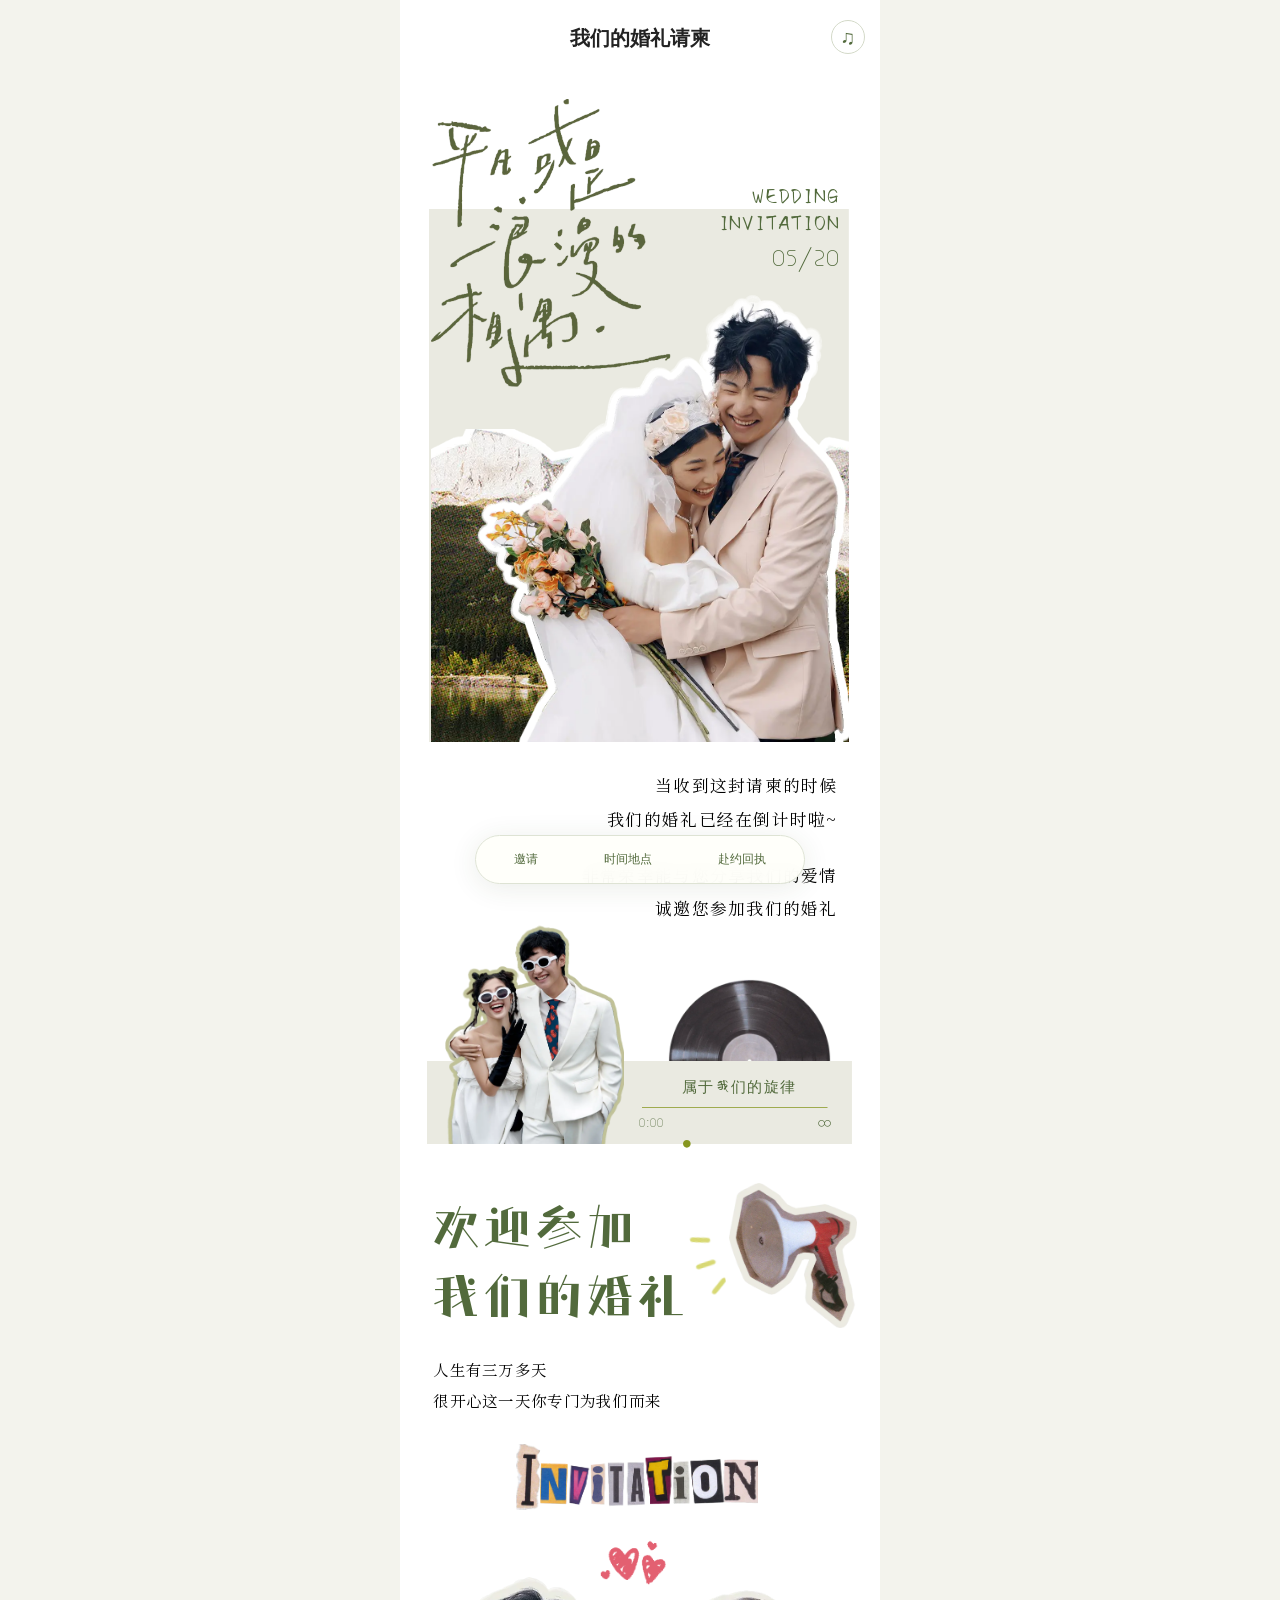
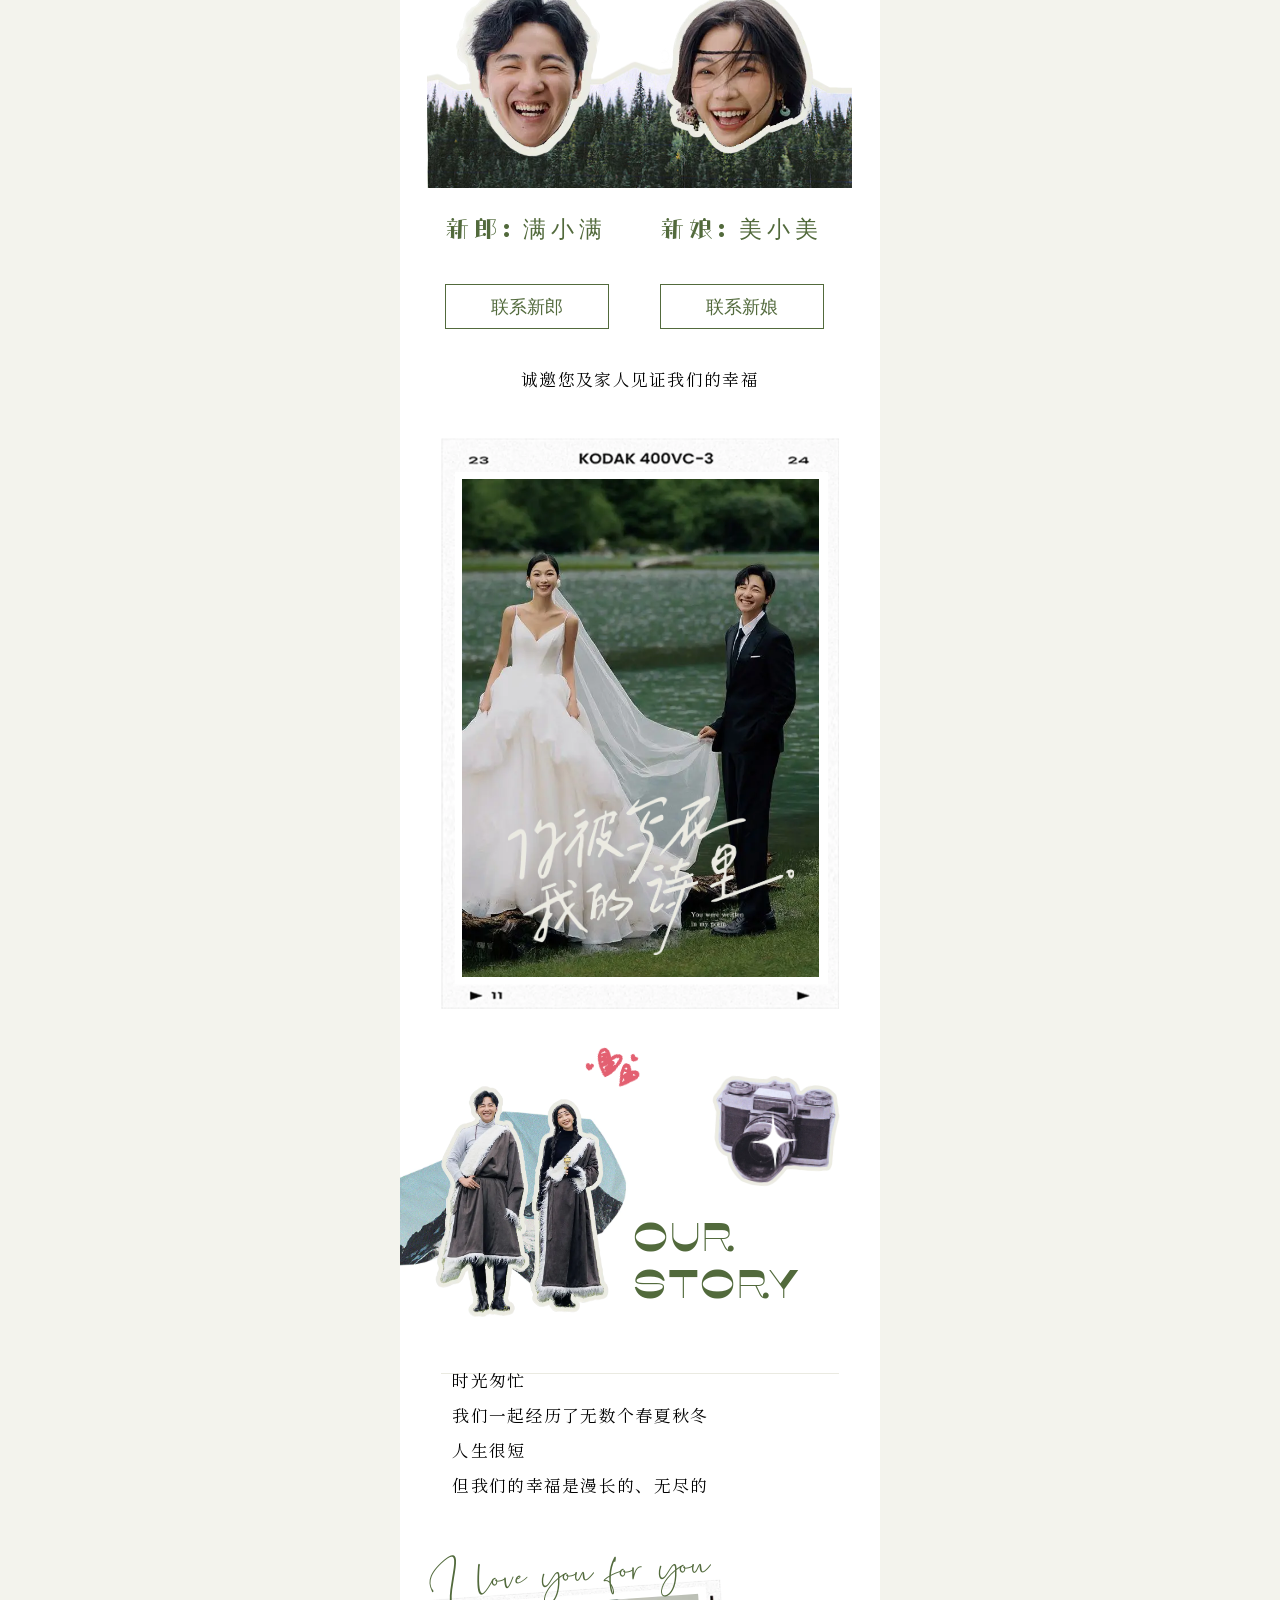
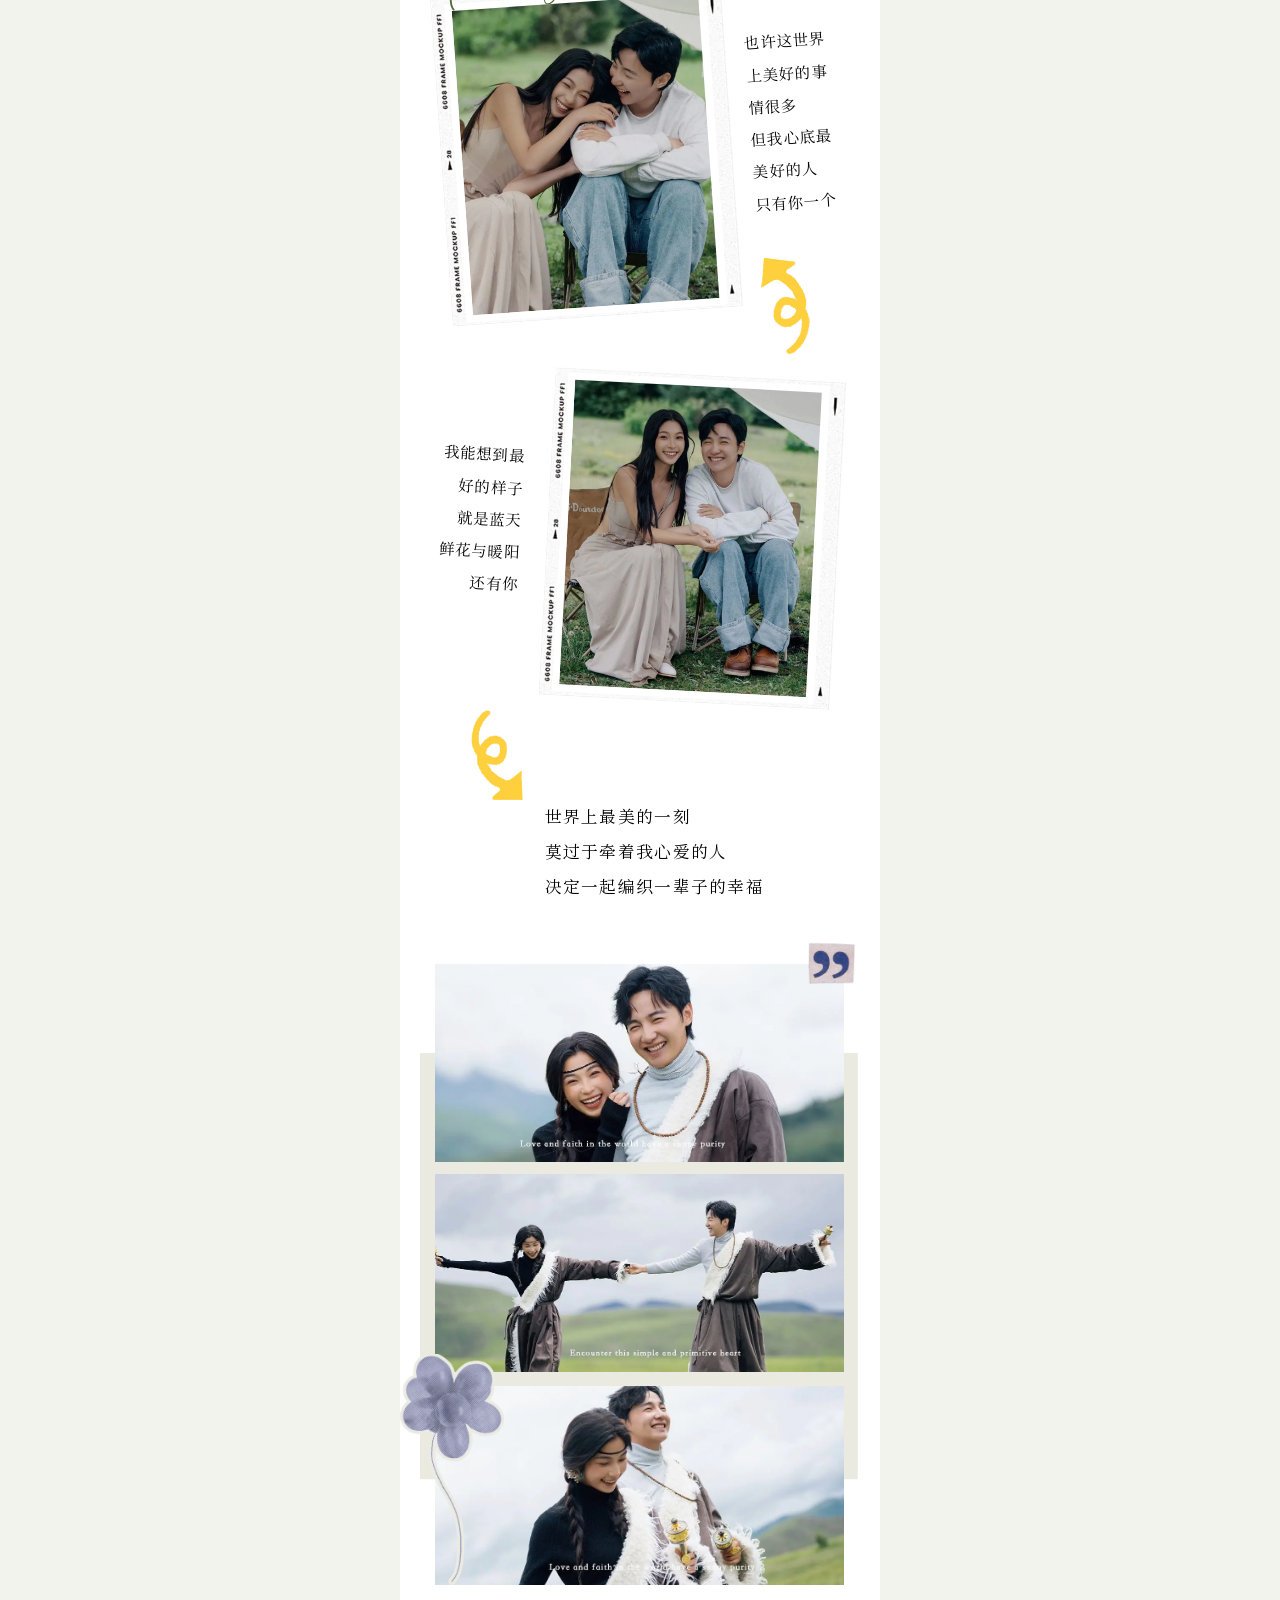
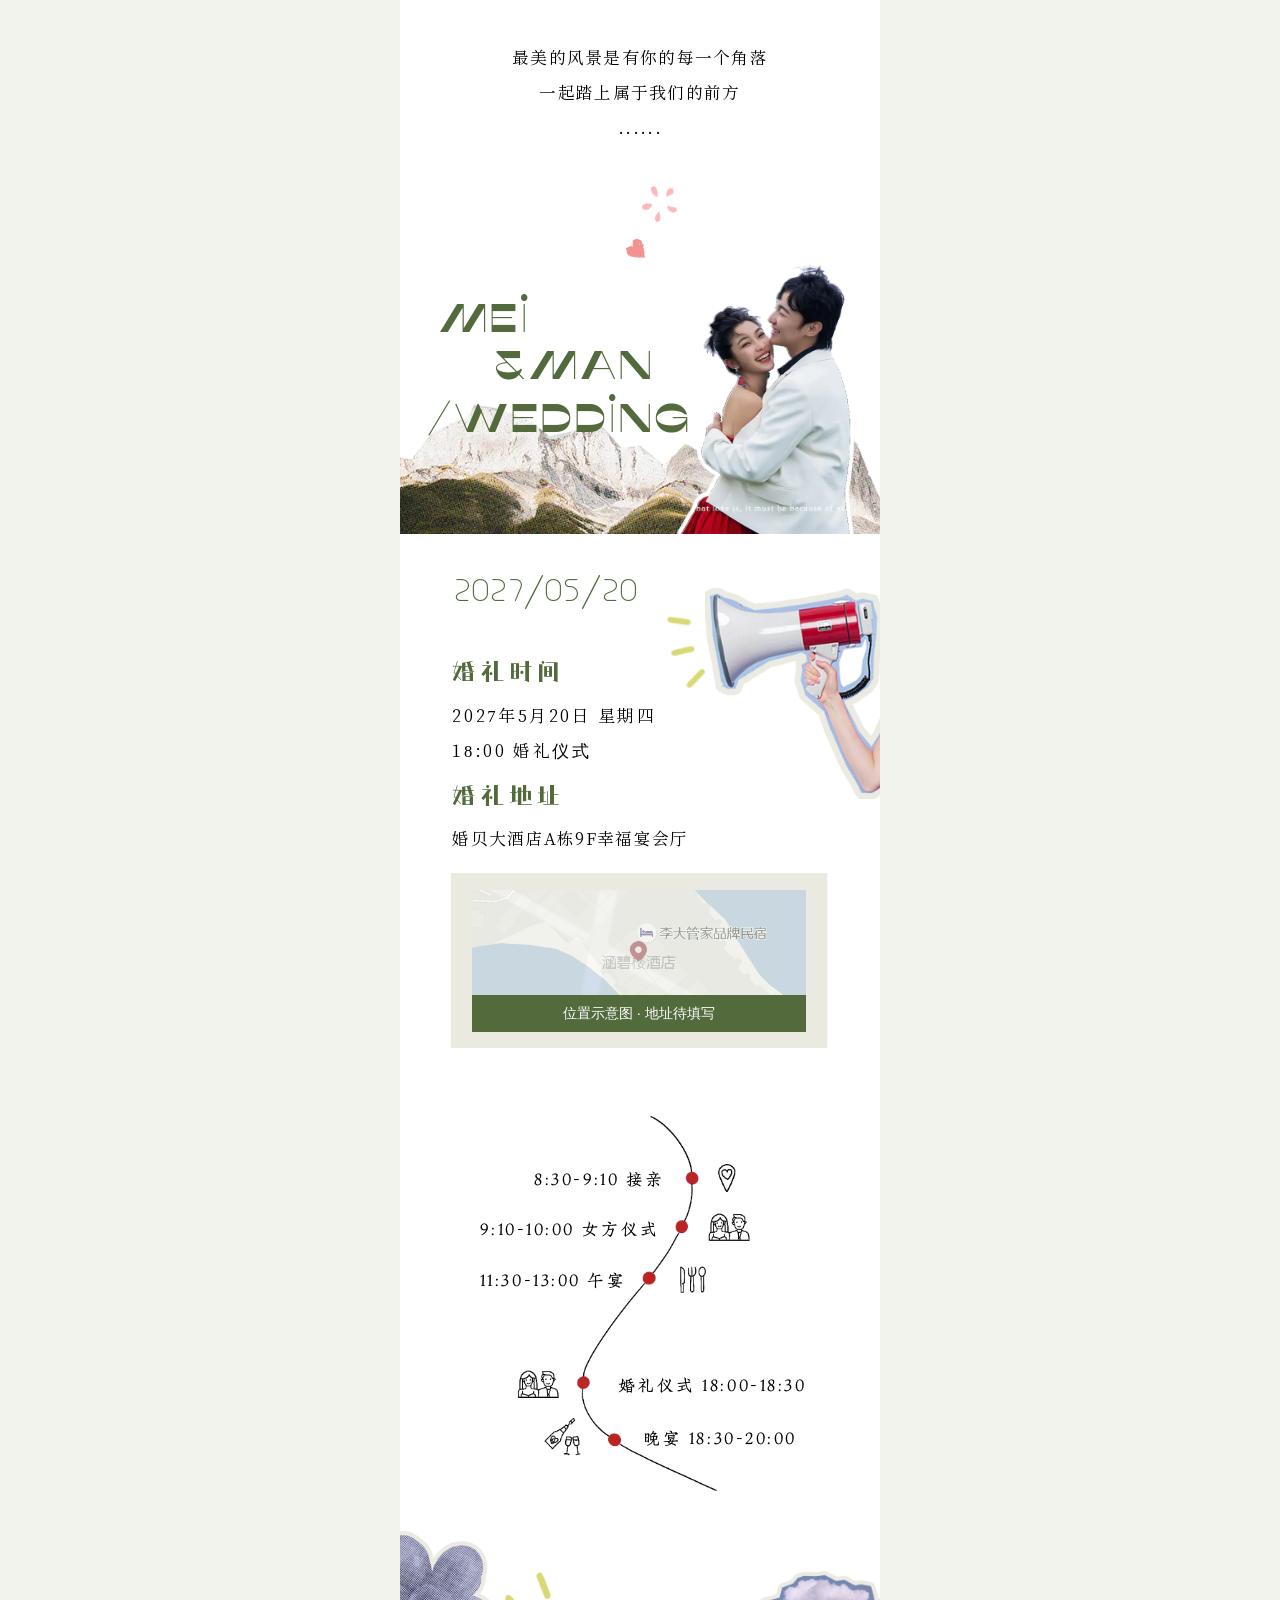
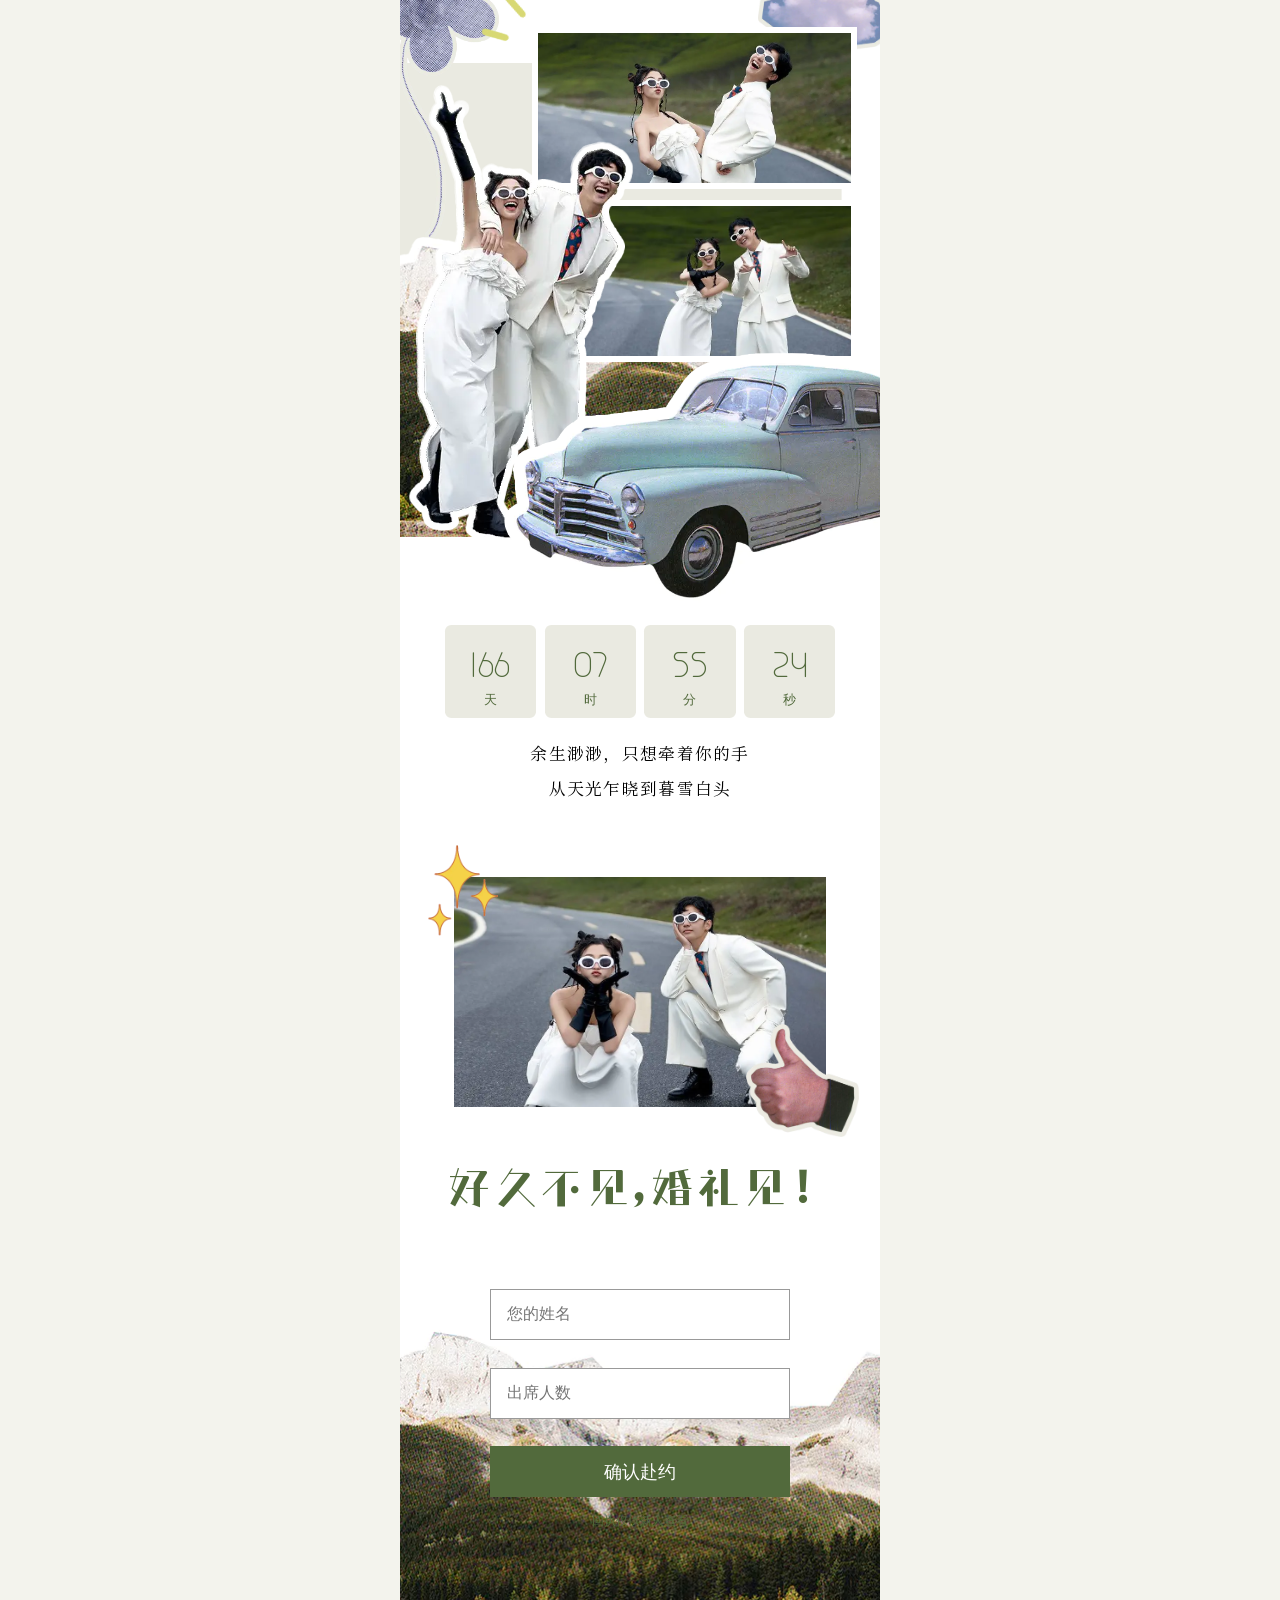
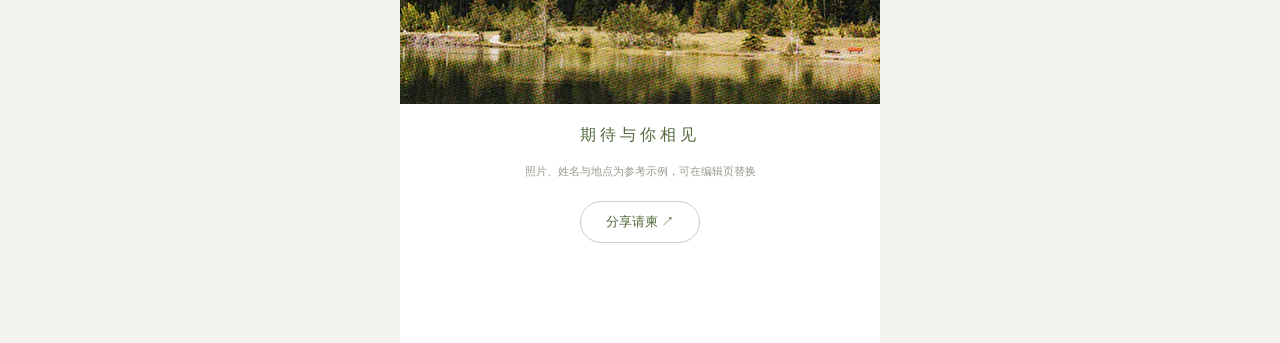
<file: wedding/index.html>
<!doctype html>
<html lang="zh-CN">
<head>
<meta charset="utf-8">
<meta name="viewport" content="width=device-width,initial-scale=1,viewport-fit=cover">
<title>我们的婚礼请柬</title>
<meta name="description" content="诚邀您与家人见证我们的幸福。期待与你，婚礼见。">
<meta name="theme-color" content="#526a3c">
<meta property="og:title" content="我们的婚礼请柬">
<meta property="og:description" content="诚邀您与家人见证我们的幸福。期待与你，婚礼见。">
<link rel="icon" href="favicon.svg" type="image/svg+xml">
<link rel="stylesheet" href="fonts.css">
<link rel="stylesheet" href="app.css">
</head>
<body>
<header class="page-title">婚礼请柬</header><main id="scene" class="scene" aria-label="我们的婚礼请柬"><div class="layer layer-text" data-layer="copy-1705571689213" style="left: 0.56rem; top: 23.12rem; width: 6.53333rem; height: auto; transform: rotate(0deg);"><div class="ani-wrap"><div class="text-editor   crfbw04" style="font-family: crfbw04; font-size: 0.96rem; line-height: 1.5; letter-spacing: 0.10667rem; text-align: left; writing-mode: lr-tb; color: rgb(82, 106, 60); opacity: 1; padding: 0.13333rem; text-indent: 0rem;">欢迎参加<br>我们的婚礼</div></div></div><div class="layer layer-shape" data-layer="copy-1705648445897" style="font-family: 微软雅黑; opacity: 1; left: 0rem; top: 133.047rem; width: 9.2rem; height: 9.86667rem; transform: rotate(0deg);"><div class="ani-wrap" style="border-radius: 0rem; border-color: rgb(153, 153, 153); border-style: solid; border-width: 0rem; box-shadow: rgb(153, 153, 153) 0.000000rem 0.000000rem 0.000000rem;">  <div class="e-shape" style="transform: none;">

<svg xmlns="http://www.w3.org/2000/svg" x="0px" y="0px" width="100%" height="100%" viewBox="0 0 100 100" preserveAspectRatio="none meet">
<path fill="rgba(234, 234, 225, 1)" d="M100,100H0V0h100V100z" vector-effect="non-scaling-stroke"></path>
</svg>
</div> </div></div><div class="layer layer-image" data-layer="1705651717697" style="left: -0.82667rem; top: 130.301rem; width: 2.88rem; height: 6.45333rem; transform: rotate(0deg);"><div class="ani-wrap"> <div class="rotate-wrap" style="-webkit-mask-box-image-slice: 0 fill; box-shadow: rgb(153, 153, 153) 0.000000rem 0.000000rem 0.000000rem; border-radius: 0rem;"><div class="img-wrap" style="border-radius: 0rem; border-width: 0rem; border-style: solid; border-color: rgb(153, 153, 153); transform: none;"><img src="assets/full/15e73f29d5008ee7c7.webp" alt="" style="opacity: 1; left: -0.001759rem; height: 6.453333rem; width: 2.883069rem;" decoding="async"></div></div> </div></div><div class="layer layer-image" data-layer="1705651946841" style="left: 7.46667rem; top: 131.127rem; width: 2.66667rem; height: 1.92rem; transform: rotate(0deg);"><div class="ani-wrap"> <div class="rotate-wrap" style="-webkit-mask-box-image-slice: 0 fill; box-shadow: rgb(153, 153, 153) 0.000000rem 0.000000rem 0.000000rem; border-radius: 0rem;"><div class="img-wrap" style="border-radius: 0rem; border-width: 0rem; border-style: solid; border-color: rgb(153, 153, 153); transform: none;"><img src="assets/full/3cfa73523495ae5455.webp" alt="" style="opacity: 1; left: -0.002646rem; height: 1.920000rem; width: 2.672222rem;" decoding="async"></div></div> </div></div><div class="layer layer-image" data-layer="1705646918042" style="left: -0.05333rem; top: 136.674rem; width: 9.25333rem; height: 6.24rem; transform: rotate(0deg);"><div class="ani-wrap"> <div class="rotate-wrap" style="-webkit-mask-box-image-slice: 0 fill; box-shadow: rgb(153, 153, 153) 0.000000rem 0.000000rem 0.000000rem; border-radius: 0rem;"><div class="img-wrap" style="border-radius: 0rem; border-width: 0rem; border-style: solid; border-color: rgb(153, 153, 153); transform: none;"><img src="assets/full/9f8cf6ce1e16bac506.webp" alt="" style="opacity: 1; left: -1.101243rem; height: 6.240000rem; width: 11.462579rem;" decoding="async"></div></div> </div></div><div class="layer layer-shape" data-layer="copy-1705647982838" style="font-family: 微软雅黑; opacity: 1; left: 1.06667rem; top: 116.587rem; width: 7.84rem; height: 3.65333rem; transform: rotate(0deg);"><div class="ani-wrap" style="border-radius: 0.13333rem; border-color: rgb(153, 153, 153); border-style: solid; border-width: 0rem; box-shadow: rgb(153, 153, 153) 0.000000rem 0.000000rem 0.000000rem;">  <div class="e-shape" style="transform: none;">

<svg xmlns="http://www.w3.org/2000/svg" x="0px" y="0px" width="100%" height="100%" viewBox="0 0 100 100" preserveAspectRatio="none meet">
<path fill="rgba(234, 234, 225, 1)" d="M100,100H0V0h100V100z" vector-effect="non-scaling-stroke"></path>
</svg>
</div> </div></div><div class="layer layer-image" data-layer="1705635404430" style="left: -0.32rem; top: 106.667rem; width: 10.6933rem; height: 2.85333rem; transform: rotate(0deg);"><div class="ani-wrap"> <div class="rotate-wrap" style="-webkit-mask-box-image-slice: 0 fill; box-shadow: rgb(153, 153, 153) 0.000000rem 0.000000rem 0.000000rem; border-radius: 0rem;"><div class="img-wrap" style="border-radius: 0rem; border-width: 0rem; border-style: solid; border-color: rgb(153, 153, 153); transform: none;"><img src="assets/full/87bb53e21ea18a6ac7.webp" alt="" style="opacity: 1; left: -0.003333rem; height: 2.853333rem; width: 10.704828rem;" decoding="async"></div></div> </div></div><div class="layer layer-image" data-layer="1705631315467" style="left: 0rem; top: 54.7467rem; width: 5.04rem; height: 4.02667rem; transform: rotate(0deg);"><div class="ani-wrap"> <div class="rotate-wrap" style="-webkit-mask-box-image-slice: 0 fill; box-shadow: rgb(153, 153, 153) 0.000000rem 0.000000rem 0.000000rem; border-radius: 0rem;"><div class="img-wrap" style="border-radius: 0rem; border-width: 0rem; border-style: solid; border-color: rgb(153, 153, 153); transform: none;"><img src="assets/full/415ed6599e1885cf24.webp" alt="" style="opacity: 1; top: -0.002659rem; width: 5.040000rem; height: 4.032685rem;" decoding="async"></div></div> </div></div><div class="layer layer-shape" data-layer="copy-1705635554186" style="font-family: 微软雅黑; opacity: 1; left: 0.85333rem; top: 59.44rem; width: 8.29333rem; height: 0.02667rem; transform: rotate(0deg);"><div class="ani-wrap" style="border-radius: 0.02667rem; border-color: rgb(153, 153, 153); border-style: solid; border-width: 0rem; box-shadow: rgb(153, 153, 153) 0.000000rem 0.000000rem 0.000000rem;">  <div class="e-shape" style="transform: none;">

<svg xmlns="http://www.w3.org/2000/svg" x="0px" y="0px" width="100%" height="100%" viewBox="0 0 100 100" preserveAspectRatio="none meet">
<path fill="rgba(234, 234, 225, 1)" d="M100,100H0V0h100V100z" vector-effect="non-scaling-stroke"></path>
</svg>
</div> </div></div><div class="layer layer-shape" data-layer="copy-1705628094068" style="font-family: 微软雅黑; opacity: 1; left: 0.42667rem; top: 87.0133rem; width: 9.12rem; height: 8.88rem; transform: rotate(0deg);"><div class="ani-wrap" style="border-radius: 0rem; border-color: rgb(153, 153, 153); border-style: solid; border-width: 0rem; box-shadow: rgb(153, 153, 153) 0.000000rem 0.000000rem 0.000000rem;">  <div class="e-shape" style="transform: none;">

<svg xmlns="http://www.w3.org/2000/svg" x="0px" y="0px" width="100%" height="100%" viewBox="0 0 100 100" preserveAspectRatio="none meet">
<path fill="rgba(234, 234, 225, 1)" d="M100,100H0V0h100V100z" vector-effect="non-scaling-stroke"></path>
</svg>
</div> </div></div><div class="layer layer-shape" data-layer="1705567028402" style="font-family: 微软雅黑; opacity: 1; left: 0.61333rem; top: 2.74667rem; width: 8.74667rem; height: 11.12rem; transform: rotate(0deg);"><div class="ani-wrap" style="border-radius: 0rem; border-color: rgb(153, 153, 153); border-style: solid; border-width: 0rem; box-shadow: rgb(153, 153, 153) 0.000000rem 0.000000rem 0.000000rem;">  <div class="e-shape" style="transform: none;">

<svg xmlns="http://www.w3.org/2000/svg" x="0px" y="0px" width="100%" height="100%" viewBox="0 0 100 100" preserveAspectRatio="none meet">
<path fill="rgba(234, 234, 225, 1)" d="M100,100H0V0h100V100z" vector-effect="non-scaling-stroke"></path>
</svg>
</div> </div></div><div class="layer layer-image" data-layer="copy-1705559748417" style="left: 0.64rem; top: 7.33333rem; width: 8.72rem; height: 6.53333rem; transform: rotate(0deg);"><div class="ani-wrap"> <div class="rotate-wrap" style="-webkit-mask-box-image-slice: 0 fill; box-shadow: rgb(153, 153, 153) 0.000000rem 0.000000rem 0.000000rem; border-radius: 0rem;"><div class="img-wrap" style="border-radius: 0rem; border-width: 0rem; border-style: solid; border-color: rgb(153, 153, 153); transform: none;"><img src="assets/full/694f667d3bca618b8d.webp" alt="" style="opacity: 1; top: -0.156614rem; width: 8.720000rem; height: 6.843585rem;" decoding="async"></div></div> </div></div><div class="layer layer-image" data-layer="copy-1705562906760" style="left: 1.49333rem; top: 4.42667rem; width: 8rem; height: 9.44rem; transform: rotate(0deg);"><div class="ani-wrap"> <div class="rotate-wrap" style="-webkit-mask-box-image-slice: 0 fill; box-shadow: rgb(153, 153, 153) 0.000000rem 0.000000rem 0.000000rem; border-radius: 0rem;"><div class="img-wrap" style="border-radius: 0rem; border-width: 0rem; border-style: solid; border-color: rgb(153, 153, 153); transform: none;"><img src="assets/full/a5d4bee21c153d3f1d.webp" alt="" style="opacity: 1; left: -0.246323rem; height: 9.440000rem; width: 8.491429rem;" decoding="async"></div></div> </div></div><div class="layer layer-image" data-layer="copy-1705560691485" style="left: 0.64rem; top: 0.45333rem; width: 5.01333rem; height: 6rem; transform: rotate(0deg);"><div class="ani-wrap"> <div class="rotate-wrap" style="-webkit-mask-box-image-slice: 0 fill; box-shadow: rgb(153, 153, 153) 0.000000rem 0.000000rem 0.000000rem; border-radius: 0rem;"><div class="img-wrap" style="border-radius: 0rem; border-width: 0rem; border-style: solid; border-color: rgb(153, 153, 153); transform: none;"><img src="assets/full/ce3c1665c74ab50c0d.webp" alt="" style="opacity: 1; top: -0.002738rem; width: 5.013333rem; height: 6.005939rem;" decoding="async"></div></div> </div></div><div class="layer layer-text" data-layer="1705564854557" style="left: 0.66667rem; top: 14.2933rem; width: 8.58667rem; height: auto; transform: rotate(0deg);"><div class="ani-wrap"><div class="text-editor   siyuansongtichanggui" style="font-family: siyuansongtichanggui; font-size: 0.34667rem; line-height: 2; letter-spacing: 0.02667rem; text-align: right; writing-mode: lr-tb; color: rgb(0, 0, 0); opacity: 1; padding: 0.13333rem; text-indent: 0rem;">当收到这封请柬的时候<br>我们的婚礼已经在倒计时啦~</div></div></div><div class="layer layer-text" data-layer="copy-1705569619605" style="left: 5.28rem; top: 2.05333rem; width: 4.02667rem; height: auto; transform: rotate(0deg);"><div class="ani-wrap"><div class="text-editor   muyaosuixin" style="font-family: muyaosuixin; font-size: 0.48rem; line-height: 1.2; letter-spacing: 0.02667rem; font-weight: normal; text-align: right; writing-mode: lr-tb; color: rgb(82, 106, 60); opacity: 1; padding: 0.13333rem; text-indent: 0rem;">WEDDING<br>INVITATION</div></div></div><div class="layer layer-text" data-layer="copy-1705570927001" style="left: 0.66667rem; top: 16.16rem; width: 8.58667rem; height: auto; transform: rotate(0deg);"><div class="ani-wrap"><div class="text-editor   siyuansongtichanggui" style="font-family: siyuansongtichanggui; font-size: 0.34667rem; line-height: 2; letter-spacing: 0.02667rem; text-align: right; writing-mode: lr-tb; color: rgb(0, 0, 0); opacity: 1; padding: 0.13333rem; text-indent: 0rem;">非常荣幸能与您分享我们的爱情<br>诚邀您参加我们的婚礼</div></div></div><div class="layer layer-text" data-layer="copy-1705560167410" style="left: 6.45333rem; top: 3.28rem; width: 2.85333rem; height: auto; transform: rotate(0deg);"><div class="ani-wrap"><div class="text-editor   MAXWELL-Light" style="font-family: MAXWELL-Light; font-size: 0.64rem; line-height: 1; letter-spacing: 0.02667rem; font-weight: normal; text-align: right; writing-mode: lr-tb; color: rgb(82, 106, 60); opacity: 1; padding: 0.13333rem; text-indent: 0rem;">05/20</div></div></div><div class="layer layer-text" data-layer="copy-1705574262826" style="left: 0.56rem; top: 26.48rem; width: 8.58667rem; height: auto; transform: rotate(0deg);"><div class="ani-wrap"><div class="text-editor   siyuansongtichanggui" style="font-family: siyuansongtichanggui; font-size: 0.32rem; line-height: 2; letter-spacing: 0.02667rem; text-align: left; writing-mode: lr-tb; color: rgb(0, 0, 0); opacity: 1; padding: 0.13333rem; text-indent: 0rem;">人生有三万多天<br>很开心这一天你专门为我们而来</div></div></div><div class="layer layer-image" data-layer="copy-1705572299536" style="left: 0.56rem; top: 32.8533rem; width: 8.85333rem; height: 2.8rem; transform: rotate(0deg);"><div class="ani-wrap"> <div class="rotate-wrap" style="-webkit-mask-box-image-slice: 0 fill; box-shadow: rgb(153, 153, 153) 0.000000rem 0.000000rem 0.000000rem; border-radius: 0rem;"><div class="img-wrap" style="border-radius: 0rem; border-width: 0rem; border-style: solid; border-color: rgb(153, 153, 153); transform: none;"><img src="assets/full/481cb962b319bad120.webp" alt="" style="opacity: 1; top: -0.004325rem; width: 8.853333rem; height: 2.808307rem;" decoding="async"></div></div> </div></div><div class="layer layer-image" data-layer="copy-1705571880502" style="left: 2.42667rem; top: 28.48rem; width: 5.04rem; height: 1.38667rem; transform: rotate(0deg);"><div class="ani-wrap"> <div class="rotate-wrap" style="-webkit-mask-box-image-slice: 0 fill; box-shadow: rgb(153, 153, 153) 0.000000rem 0.000000rem 0.000000rem; border-radius: 0rem;"><div class="img-wrap" style="border-radius: 0rem; border-width: 0rem; border-style: solid; border-color: rgb(153, 153, 153); transform: none;"><img src="assets/full/12083fac58701ddaa4.webp" alt="" style="opacity: 1; left: -0.033902rem; height: 1.386667rem; width: 5.107976rem;" decoding="async"></div></div> </div></div><div class="layer layer-image" data-layer="copy-1705569095553" style="left: 1.01333rem; top: 31.2rem; width: 3.28rem; height: 4.02667rem; transform: rotate(359deg);"><div class="ani-wrap"> <div class="rotate-wrap" style="-webkit-mask-box-image-slice: 0 fill; box-shadow: rgb(153, 153, 153) 0.000000rem 0.000000rem 0.000000rem; border-radius: 0rem;"><div class="img-wrap" style="border-radius: 0rem; border-width: 0rem; border-style: solid; border-color: rgb(153, 153, 153); transform: none;"><img src="assets/full/2152fd599d2f2905d6.webp" alt="" style="opacity: 1; top: -0.002751rem; width: 3.280000rem; height: 4.031124rem;" decoding="async"></div></div> </div></div><div class="layer layer-image" data-layer="copy-1705567442770" style="left: 5.44rem; top: 31.3067rem; width: 3.25333rem; height: 3.97333rem; transform: rotate(359deg);"><div class="ani-wrap"> <div class="rotate-wrap" style="-webkit-mask-box-image-slice: 0 fill; box-shadow: rgb(153, 153, 153) 0.000000rem 0.000000rem 0.000000rem; border-radius: 0rem;"><div class="img-wrap" style="border-radius: 0rem; border-width: 0rem; border-style: solid; border-color: rgb(153, 153, 153); transform: none;"><img src="assets/full/c29a2305fa2d6d2819.webp" alt="" style="opacity: 1; top: -0.006481rem; width: 3.253333rem; height: 3.984960rem;" decoding="async"></div></div> </div></div><div class="layer layer-bohao" data-layer="1705569249467" style="left: 0.93333rem; top: 37.3333rem; transform: rotate(0deg); width: 3.41333rem; height: 0.93333rem; opacity: 1;"><button class="contact" data-contact="groom">联系新郎</button></div><div class="layer layer-bohao" data-layer="copy-1705569058418" style="left: 5.41333rem; top: 37.3333rem; transform: rotate(0deg); width: 3.41333rem; height: 0.93333rem; opacity: 1;"><button class="contact" data-contact="bride">联系新娘</button></div><div class="layer layer-text" data-layer="copy-1705633998503" style="left: 0rem; top: 39.3333rem; width: 10rem; height: auto; transform: rotate(0deg);"><div class="ani-wrap"><div class="text-editor   siyuansongtichanggui" style="font-family: siyuansongtichanggui; font-size: 0.34667rem; line-height: 1; letter-spacing: 0.02667rem; text-align: center; writing-mode: lr-tb; color: rgb(0, 0, 0); opacity: 1; padding: 0.13333rem; text-indent: 0rem;">诚邀您及家人见证我们的幸福</div></div></div><div class="layer layer-image" data-layer="1705628657046" style="left: 0.72rem; top: 85.1467rem; width: 8.53333rem; height: 4.13333rem; transform: rotate(0deg);"><div class="ani-wrap"> <div class="rotate-wrap" style="-webkit-mask-box-image-slice: 0 fill; box-shadow: rgb(153, 153, 153) 0.000000rem 0.000000rem 0.000000rem; border-radius: 0rem;"><div class="img-wrap" style="border-radius: 0rem; border-width: 0rem; border-style: solid; border-color: rgb(153, 153, 153); transform: none;"><img src="assets/full/a79d078f38533de059.webp" alt="" style="opacity: 1; top: -0.002685rem; width: 8.533333rem; height: 4.138558rem;" decoding="async"></div></div> </div></div><div class="layer layer-image" data-layer="copy-1705627077933" style="left: 0.72rem; top: 89.52rem; width: 8.53333rem; height: 4.13333rem; transform: rotate(0deg);"><div class="ani-wrap"> <div class="rotate-wrap" style="-webkit-mask-box-image-slice: 0 fill; box-shadow: rgb(153, 153, 153) 0.000000rem 0.000000rem 0.000000rem; border-radius: 0rem;"><div class="img-wrap" style="border-radius: 0rem; border-width: 0rem; border-style: solid; border-color: rgb(153, 153, 153); transform: none;"><img src="assets/full/a478b4bb06b111d04f.webp" alt="" style="opacity: 1; top: -0.003426rem; width: 8.533333rem; height: 4.139392rem;" decoding="async"></div></div> </div></div><div class="layer layer-image" data-layer="copy-1705634442486" style="left: 0.72rem; top: 93.9467rem; width: 8.53333rem; height: 4.13333rem; transform: rotate(0deg);"><div class="ani-wrap"> <div class="rotate-wrap" style="-webkit-mask-box-image-slice: 0 fill; box-shadow: rgb(153, 153, 153) 0.000000rem 0.000000rem 0.000000rem; border-radius: 0rem;"><div class="img-wrap" style="border-radius: 0rem; border-width: 0rem; border-style: solid; border-color: rgb(153, 153, 153); transform: none;"><img src="assets/full/afe03806f227310ab4.webp" alt="" style="opacity: 1; top: -0.004709rem; width: 8.533333rem; height: 4.143558rem;" decoding="async"></div></div> </div></div><div class="layer layer-image" data-layer="1705632254791" style="left: 6.45333rem; top: 54.16rem; width: 2.66667rem; height: 2.32rem; transform: rotate(5deg);"><div class="ani-wrap"> <div class="rotate-wrap" style="-webkit-mask-box-image-slice: 0 fill; box-shadow: rgb(153, 153, 153) 0.000000rem 0.000000rem 0.000000rem; border-radius: 0rem;"><div class="img-wrap" style="border-radius: 0rem; border-width: 0rem; border-style: solid; border-color: rgb(153, 153, 153); transform: none;"><img src="assets/full/53c3b29c6a2a95563e.webp" alt="" style="opacity: 1; top: -0.002222rem; width: 2.666667rem; height: 2.324590rem;" decoding="async"></div></div> </div></div><div class="layer layer-image" data-layer="1705632928272" style="left: 0.85333rem; top: 40.8533rem; width: 8.29333rem; height: 11.8933rem; transform: rotate(0deg);"><div class="ani-wrap"> <div class="rotate-wrap" style="-webkit-mask-box-image-slice: 0 fill; box-shadow: rgb(153, 153, 153) 0.000000rem 0.000000rem 0.000000rem; border-radius: 0rem;"><div class="img-wrap" style="border-radius: 0rem; border-width: 0rem; border-style: solid; border-color: rgb(153, 153, 153); transform: none;"><img src="assets/full/7d6bdc68a933fe9fc3.webp" alt="" style="opacity: 1; top: -0.004444rem; width: 8.293333rem; height: 11.902989rem;" decoding="async"></div></div> </div></div><div class="layer layer-image" data-layer="1705633603687" style="left: 1.14667rem; top: 41.5733rem; width: 7.76rem; height: 10.6667rem; transform: rotate(0deg);"><div class="ani-wrap"> <div class="rotate-wrap" style="-webkit-mask-box-image-slice: 0 fill; box-shadow: rgb(153, 153, 153) 0.000000rem 0.000000rem 0.000000rem; border-radius: 0rem;"><div class="img-wrap" style="border-radius: 0rem; border-width: 0.16rem; border-style: solid; border-color: rgb(255, 255, 255); transform: none;"><img src="assets/full/d6dabe6c52acdfbfc2.webp" alt="" style="opacity: 1; top: -0.061415rem; width: 7.442540rem; height: 10.472275rem;" decoding="async"></div></div> </div></div><div class="layer layer-image" data-layer="1705636424428" style="left: 2.24rem; top: 48.32rem; width: 5.97333rem; height: 3.30667rem; transform: rotate(0deg);"><div class="ani-wrap"> <div class="rotate-wrap" style="-webkit-mask-box-image-slice: 0 fill; box-shadow: rgb(153, 153, 153) 0.000000rem 0.000000rem 0.000000rem; border-radius: 0rem;"><div class="img-wrap" style="border-radius: 0rem; border-width: 0rem; border-style: solid; border-color: rgb(153, 153, 153); transform: none;"><img src="assets/full/b97aaf35987983f6b2.webp" alt="" style="opacity: 1; left: -0.000079rem; height: 3.306667rem; width: 5.973862rem;" decoding="async"></div></div> </div></div><div class="layer layer-text" data-layer="copy-1705635856687" style="left: 0.96rem; top: 60rem; width: 7.73333rem; height: auto; transform: rotate(0deg);"><div class="ani-wrap"><div class="text-editor   siyuansongtichanggui" style="font-family: siyuansongtichanggui; font-size: 0.34667rem; line-height: 2.1; letter-spacing: 0.02667rem; text-align: left; writing-mode: lr-tb; color: rgb(0, 0, 0); opacity: 1; padding: 0.13333rem; text-indent: 0rem;">时光匆忙<br>我们一起经历了无数个春夏秋冬<br>人生很短<br>但我们的幸福是漫长的、无尽的</div></div></div><div class="layer layer-image" data-layer="1705637227347" style="left: 0.61333rem; top: 54.32rem; width: 3.86667rem; height: 4.90667rem; transform: rotate(0deg);"><div class="ani-wrap"> <div class="rotate-wrap" style="-webkit-mask-box-image-slice: 0 fill; box-shadow: rgb(153, 153, 153) 0.000000rem 0.000000rem 0.000000rem; border-radius: 0rem;"><div class="img-wrap" style="border-radius: 0rem; border-width: 0rem; border-style: solid; border-color: rgb(153, 153, 153); transform: none;"><img src="assets/full/d0082eec945b394a10.webp" alt="" style="opacity: 1; top: -0.002526rem; width: 3.866667rem; height: 4.911151rem;" decoding="async"></div></div> </div></div><div class="layer layer-image" data-layer="1705636374801" style="left: 0rem; top: 93.2667rem; width: 2.16rem; height: 4.82667rem; transform: rotate(0deg);"><div class="ani-wrap"> <div class="rotate-wrap" style="-webkit-mask-box-image-slice: 0 fill; box-shadow: rgb(153, 153, 153) 0.000000rem 0.000000rem 0.000000rem; border-radius: 0rem;"><div class="img-wrap" style="border-radius: 0rem; border-width: 0rem; border-style: solid; border-color: rgb(153, 153, 153); transform: none;"><img src="assets/full/ac507e3633d0fa0298.webp" alt="" style="opacity: 1; top: -0.003704rem; width: 2.160000rem; height: 4.833955rem;" decoding="async"></div></div> </div></div><div class="layer layer-text" data-layer="copy-1705631346094" style="left: 4.74667rem; top: 56.9067rem; width: 4.82667rem; height: auto; transform: rotate(0deg);"><div class="ani-wrap"><div class="text-editor   Misto" style="font-family: Misto; font-size: 0.82667rem; line-height: 1.2; letter-spacing: 0.08rem; text-align: left; writing-mode: lr-tb; color: rgb(82, 106, 60); opacity: 1; padding: 0.13333rem; text-indent: 0rem;">OUR<br>STORY</div></div></div><div class="layer layer-image" data-layer="1705637584222" style="left: 8.37333rem; top: 84.2rem; width: 1.22667rem; height: 1.84rem; transform: rotate(0deg);"><div class="ani-wrap"> <div class="rotate-wrap" style="-webkit-mask-box-image-slice: 0 fill; box-shadow: rgb(153, 153, 153) 0.000000rem 0.000000rem 0.000000rem; border-radius: 0rem;"><div class="img-wrap" style="border-radius: 0rem; border-width: 0rem; border-style: solid; border-color: rgb(153, 153, 153); transform: none;"><img src="assets/full/6b8f8273383e28e228.webp" alt="" style="opacity: 1; top: 0.000000rem; width: 1.226671rem; height: 1.840000rem;" decoding="async"></div></div> </div></div><div class="layer layer-image" data-layer="1705641731799" style="left: 0.85333rem; top: 64.8075rem; width: 6.56rem; height: 6.82667rem; transform: rotate(356deg);"><div class="ani-wrap"> <div class="rotate-wrap" style="-webkit-mask-box-image-slice: 0 fill; box-shadow: rgb(153, 153, 153) 0.000000rem 0.000000rem 0.000000rem; border-radius: 0rem;"><div class="img-wrap" style="border-radius: 0rem; border-width: 0rem; border-style: solid; border-color: rgb(153, 153, 153); transform: none;"><img src="assets/full/eaa98e5a98835b74a2.webp" alt="" style="opacity: 1; left: -0.001918rem; height: 6.826667rem; width: 6.564034rem;" decoding="async"></div></div> </div></div><div class="layer layer-image" data-layer="copy-1705639413172" style="left: 3.06667rem; top: 72.8875rem; width: 6.56rem; height: 6.82667rem; transform: rotate(3deg);"><div class="ani-wrap"> <div class="rotate-wrap" style="-webkit-mask-box-image-slice: 0 fill; box-shadow: rgb(153, 153, 153) 0.000000rem 0.000000rem 0.000000rem; border-radius: 0rem;"><div class="img-wrap" style="border-radius: 0rem; border-width: 0rem; border-style: solid; border-color: rgb(153, 153, 153); transform: none;"><img src="assets/full/eaa98e5a98835b74a2.webp" alt="" style="opacity: 1; left: -0.001918rem; height: 6.826667rem; width: 6.564034rem;" decoding="async"></div></div> </div></div><div class="layer layer-image" data-layer="copy-1705636829062" style="left: 1.14667rem; top: 64.96rem; width: 5.46667rem; height: 6.64rem; transform: rotate(356deg);"><div class="ani-wrap"> <div class="rotate-wrap" style="-webkit-mask-box-image-slice: 0 fill; box-shadow: rgb(153, 153, 153) 0.000000rem 0.000000rem 0.000000rem; border-radius: 0rem;"><div class="img-wrap" style="border-radius: 0rem; border-width: 0.16rem; border-style: solid; border-color: rgb(255, 255, 255); transform: none;"><img src="assets/full/32ffc033a404895c0d.webp" alt="" style="opacity: 1; top: -0.026680rem; width: 5.149206rem; height: 6.375053rem;" decoding="async"></div></div> </div></div><div class="layer layer-image" data-layer="copy-1705638236275" style="left: 3.33333rem; top: 72.96rem; width: 5.46667rem; height: 6.64rem; transform: rotate(3deg);"><div class="ani-wrap"> <div class="rotate-wrap" style="-webkit-mask-box-image-slice: 0 fill; box-shadow: rgb(153, 153, 153) 0.000000rem 0.000000rem 0.000000rem; border-radius: 0rem;"><div class="img-wrap" style="border-radius: 0rem; border-width: 0.16rem; border-style: solid; border-color: rgb(255, 255, 255); transform: none;"><img src="assets/full/009cccf35116f24fef.webp" alt="" style="opacity: 1; top: -0.032791rem; width: 5.149206rem; height: 6.387923rem;" decoding="async"></div></div> </div></div><div class="layer layer-text" data-layer="copy-1705641465092" style="left: 0.48rem; top: 63.8667rem; width: 8.13333rem; height: auto; transform: rotate(356deg);"><div class="ani-wrap"><div class="text-editor   SilenceRocken" style="font-family: SilenceRocken; font-size: 0.82667rem; line-height: 1.2; letter-spacing: 0rem; text-align: left; writing-mode: lr-tb; color: rgb(82, 106, 60); opacity: 1; padding: 0.13333rem; text-indent: 0rem;">I love you for you</div></div></div><div class="layer layer-text" data-layer="copy-1705642054408" style="left: 7.14667rem; top: 65.4133rem; width: 2.13333rem; height: auto; transform: rotate(356deg);"><div class="ani-wrap"><div class="text-editor   siyuansongtichanggui" style="font-family: siyuansongtichanggui; font-size: 0.32rem; line-height: 2.1; letter-spacing: 0.02667rem; text-align: left; writing-mode: lr-tb; color: rgb(0, 0, 0); opacity: 1; padding: 0.13333rem; text-indent: 0rem;">也许这世界上美好的事情很多<br>但我心底最美好的人<br>只有你一个</div></div></div><div class="layer layer-text" data-layer="copy-1705639344464" style="left: 0.53333rem; top: 74.0267rem; width: 2.13333rem; height: auto; transform: rotate(3deg);"><div class="ani-wrap"><div class="text-editor   siyuansongtichanggui" style="font-family: siyuansongtichanggui; font-size: 0.32rem; line-height: 2.1; letter-spacing: 0.02667rem; text-align: right; writing-mode: lr-tb; color: rgb(0, 0, 0); opacity: 1; padding: 0.13333rem; text-indent: 0rem;">我能想到最好的样子<br>就是蓝天<br>鲜花与暖阳<br>还有你</div></div></div><div class="layer layer-text" data-layer="copy-1705634044452" style="left: 2.88rem; top: 81.5733rem; width: 6.77333rem; height: auto; transform: rotate(0deg);"><div class="ani-wrap"><div class="text-editor   siyuansongtichanggui" style="font-family: siyuansongtichanggui; font-size: 0.34667rem; line-height: 2.1; letter-spacing: 0.02667rem; text-align: left; writing-mode: lr-tb; color: rgb(0, 0, 0); opacity: 1; padding: 0.13333rem; text-indent: 0rem;">世界上最美的一刻<br>莫过于牵着我心爱的人<br>决定一起编织一辈子的幸福</div></div></div><div class="layer layer-image" data-layer="1705642224790" style="left: 1.2rem; top: 79.8667rem; width: 1.36rem; height: 1.94667rem; transform: rotate(0deg);"><div class="ani-wrap"> <div class="rotate-wrap" style="-webkit-mask-box-image-slice: 0 fill; box-shadow: rgb(153, 153, 153) 0.000000rem 0.000000rem 0.000000rem; border-radius: 0rem;"><div class="img-wrap" style="border-radius: 0rem; border-width: 0rem; border-style: solid; border-color: rgb(153, 153, 153); transform: none;"><img src="assets/full/caad7314ddd69e2941.webp" alt="" style="opacity: 1; top: -0.005132rem; width: 1.360000rem; height: 1.957354rem;" decoding="async"></div></div> </div></div><div class="layer layer-text" data-layer="copy-1705635629577" style="left: 0.98667rem; top: 110.053rem; width: 7.57333rem; height: auto; transform: rotate(0deg);"><div class="ani-wrap"><div class="text-editor   MAXWELL-Light" style="font-family: MAXWELL-Light; font-size: 0.90667rem; line-height: 1; letter-spacing: 0.02667rem; font-weight: normal; text-align: left; writing-mode: lr-tb; color: rgb(82, 106, 60); opacity: 1; padding: 0.13333rem; text-indent: 0rem;">2027/05/20</div></div></div><div class="layer layer-text" data-layer="copy-1705636725990" style="left: 0rem; top: 99.0933rem; width: 10rem; height: auto; transform: rotate(0deg);"><div class="ani-wrap"><div class="text-editor   siyuansongtichanggui" style="font-family: siyuansongtichanggui; font-size: 0.34667rem; line-height: 2.1; letter-spacing: 0.02667rem; text-align: center; writing-mode: lr-tb; color: rgb(0, 0, 0); opacity: 1; padding: 0.13333rem; text-indent: 0rem;">最美的风景是有你的每一个角落<br>一起踏上属于我们的前方<br>......</div></div></div><div class="layer layer-text" data-layer="copy-1705645843660" style="left: 0.96rem; top: 111.92rem; width: 6.93333rem; height: auto; transform: rotate(0deg);"><div class="ani-wrap"><div class="text-editor   crfbw04" style="font-family: crfbw04; font-size: 0.48rem; line-height: 1.5; letter-spacing: 0.10667rem; text-align: left; writing-mode: lr-tb; color: rgb(82, 106, 60); opacity: 1; padding: 0.13333rem; text-indent: 0rem;">婚礼时间</div></div></div><div class="layer layer-text" data-layer="copy-1705643395600" style="left: 0.96rem; top: 112.8rem; width: 8.21333rem; height: auto; transform: rotate(0deg);"><div class="ani-wrap"><div class="text-editor   siyuansongtichanggui" style="font-family: siyuansongtichanggui; font-size: 0.34667rem; line-height: 2.1; letter-spacing: 0.05333rem; text-align: left; writing-mode: lr-tb; color: rgb(0, 0, 0); opacity: 1; padding: 0.13333rem; text-indent: 0rem;">2027年5月20日 星期四<br>18:00 婚礼仪式</div></div></div><div class="layer layer-image" data-layer="1705642469032" style="left: 1.54667rem; top: 121.28rem; width: 6.93333rem; height: 9.25333rem; transform: rotate(0deg);"><div class="ani-wrap"> <div class="rotate-wrap" style="-webkit-mask-box-image-slice: 0 fill; box-shadow: rgb(153, 153, 153) 0.000000rem 0.000000rem 0.000000rem; border-radius: 0rem;"><div class="img-wrap" style="border-radius: 0rem; border-width: 0rem; border-style: solid; border-color: rgb(153, 153, 153); transform: none;"><img src="assets/full/abdd39109e0cdfa16a.webp" alt="" style="opacity: 1; left: -0.001468rem; height: 9.253333rem; width: 6.935106rem;" decoding="async"></div></div> </div></div><div class="layer layer-text" data-layer="copy-1705648077611" style="left: 0.96rem; top: 114.501rem; width: 6.93333rem; height: auto; transform: rotate(0deg);"><div class="ani-wrap"><div class="text-editor   crfbw04" style="font-family: crfbw04; font-size: 0.48rem; line-height: 1.5; letter-spacing: 0.10667rem; text-align: left; writing-mode: lr-tb; color: rgb(82, 106, 60); opacity: 1; padding: 0.13333rem; text-indent: 0rem;">婚礼地址</div></div></div><div class="layer layer-text" data-layer="copy-1705648973286" style="left: 0.96rem; top: 115.381rem; width: 8.21333rem; height: auto; transform: rotate(0deg);"><div class="ani-wrap"><div class="text-editor   siyuansongtichanggui" style="font-family: siyuansongtichanggui; font-size: 0.34667rem; line-height: 2.1; letter-spacing: 0.02667rem; text-align: left; writing-mode: lr-tb; color: rgb(0, 0, 0); opacity: 1; padding: 0.13333rem; text-indent: 0rem;">婚贝大酒店A栋9F幸福宴会厅</div></div></div><div class="layer layer-ditu" data-layer="1705645156917" style="left: 1.49333rem; top: 116.933rem; width: 6.96rem; height: 2.96rem; transform: rotate(0deg);"><button class="map-button" id="map-button"><img src="assets/full/2a518e64d6d40fe3cf.png" alt="婚礼位置示意图"><span>查看婚礼地址 ↗</span></button></div><div class="layer layer-image" data-layer="1705642070839" style="left: 7.46667rem; top: 70.4267rem; width: 1.41333rem; height: 2.02667rem; transform: rotate(187deg);"><div class="ani-wrap"> <div class="rotate-wrap" style="-webkit-mask-box-image-slice: 0 fill; box-shadow: rgb(153, 153, 153) 0.000000rem 0.000000rem 0.000000rem; border-radius: 0rem;"><div class="img-wrap" style="border-radius: 0rem; border-width: 0rem; border-style: solid; border-color: rgb(153, 153, 153); transform: none;"><img src="assets/full/a594851088c8584790.webp" alt="" style="opacity: 1; top: -0.003492rem; width: 1.413333rem; height: 2.034021rem;" decoding="async"></div></div> </div></div><div class="layer layer-image" data-layer="1705634784280" style="left: 5.65333rem; top: 103.707rem; width: 4.02667rem; height: 5.81333rem; transform: rotate(0deg);"><div class="ani-wrap"> <div class="rotate-wrap" style="-webkit-mask-box-image-slice: 0 fill; box-shadow: rgb(153, 153, 153) 0.000000rem 0.000000rem 0.000000rem; border-radius: 0rem;"><div class="img-wrap" style="border-radius: 0rem; border-width: 0rem; border-style: solid; border-color: rgb(153, 153, 153); transform: none;"><img src="assets/full/3637d1cd17d3820d65.webp" alt="" style="opacity: 1; top: -0.002897rem; width: 4.026667rem; height: 5.819431rem;" decoding="async"></div></div> </div></div><div class="layer layer-text" data-layer="copy-1705643091511" style="left: 0.82667rem; top: 122.667rem; width: 4.82667rem; height: auto; transform: rotate(0deg);"><div class="ani-wrap"><div class="text-editor   ChillHuoFangSong" style="font-family: ChillHuoFangSong; font-size: 0.34667rem; line-height: 1; letter-spacing: 0.05333rem; text-align: right; writing-mode: lr-tb; color: rgb(0, 0, 0); opacity: 1; padding: 0.13333rem; text-indent: 0rem;">8:30-9:10 接亲</div></div></div><div class="layer layer-text" data-layer="copy-1705647296668" style="left: 0.53333rem; top: 123.707rem; width: 5.01333rem; height: auto; transform: rotate(0deg);"><div class="ani-wrap"><div class="text-editor   ChillHuoFangSong" style="font-family: ChillHuoFangSong; font-size: 0.34667rem; line-height: 1; letter-spacing: 0.05333rem; text-align: right; writing-mode: lr-tb; color: rgb(0, 0, 0); opacity: 1; padding: 0.13333rem; text-indent: 0rem;">9:10-10:00 女方仪式</div></div></div><div class="layer layer-text" data-layer="copy-1705648390291" style="left: 0.34667rem; top: 124.773rem; width: 4.50667rem; height: auto; transform: rotate(0deg);"><div class="ani-wrap"><div class="text-editor   ChillHuoFangSong" style="font-family: ChillHuoFangSong; font-size: 0.34667rem; line-height: 1; letter-spacing: 0.05333rem; text-align: right; writing-mode: lr-tb; color: rgb(0, 0, 0); opacity: 1; padding: 0.13333rem; text-indent: 0rem;">11:30-13:00 午宴</div></div></div><div class="layer layer-text" data-layer="copy-1705644573562" style="left: 4.4rem; top: 126.96rem; width: 5.17333rem; height: auto; transform: rotate(0deg);"><div class="ani-wrap"><div class="text-editor   ChillHuoFangSong" style="font-family: ChillHuoFangSong; font-size: 0.34667rem; line-height: 1; letter-spacing: 0.05333rem; text-align: left; writing-mode: lr-tb; color: rgb(0, 0, 0); opacity: 1; padding: 0.13333rem; text-indent: 0rem;">婚礼仪式 18:00-18:30</div></div></div><div class="layer layer-text" data-layer="copy-1705646368554" style="left: 4.93333rem; top: 128.053rem; width: 5.2rem; height: auto; transform: rotate(0deg);"><div class="ani-wrap"><div class="text-editor   ChillHuoFangSong" style="font-family: ChillHuoFangSong; font-size: 0.34667rem; line-height: 1; letter-spacing: 0.05333rem; text-align: left; writing-mode: lr-tb; color: rgb(0, 0, 0); opacity: 1; padding: 0.13333rem; text-indent: 0rem;">晚宴 18:30-20:00</div></div></div><div class="layer layer-image" data-layer="copy-1705648100780" style="left: -0.32rem; top: 159.28rem; width: 10.6933rem; height: 8rem; transform: rotate(0deg);"><div class="ani-wrap"> <div class="rotate-wrap" style="-webkit-mask-box-image-slice: 0 fill; box-shadow: rgb(153, 153, 153) 0.000000rem 0.000000rem 0.000000rem; border-radius: 0rem;"><div class="img-wrap" style="border-radius: 0rem; border-width: 0rem; border-style: solid; border-color: rgb(153, 153, 153); transform: none;"><img src="assets/full/c06bbec177d458f147.webp" alt="" style="opacity: 1; top: -0.004802rem; width: 10.693333rem; height: 8.007222rem;" decoding="async"></div></div> </div></div><div class="layer layer-text" data-layer="copy-1705647227649" style="left: 0rem; top: 155.733rem; width: 10rem; height: auto; transform: rotate(0deg);"><div class="ani-wrap"><div class="text-editor   crfbw04" style="font-family: crfbw04; font-size: 0.85333rem; line-height: 1.5; letter-spacing: 0.10667rem; text-align: center; writing-mode: lr-tb; color: rgb(82, 106, 60); opacity: 1; padding: 0.13333rem; text-indent: 0rem;">好久不见,婚礼见！</div></div></div><div class="layer layer-image" data-layer="copy-1705654644008" style="left: 2.74667rem; top: 132.293rem; width: 6.77333rem; height: 3.38667rem; transform: rotate(0deg);"><div class="ani-wrap"> <div class="rotate-wrap" style="-webkit-mask-box-image-slice: 0 fill; box-shadow: rgb(153, 153, 153) 0.000000rem 0.000000rem 0.000000rem; border-radius: 0rem;"><div class="img-wrap" style="border-radius: 0rem; border-width: 0.13333rem; border-style: solid; border-color: rgb(255, 255, 255); transform: none;"><img src="assets/full/575d18b3dfc9cb829c.webp" alt="" style="opacity: 1; left: -0.072857rem; height: 3.122116rem; width: 6.655489rem;" decoding="async"></div></div> </div></div><div class="layer layer-image" data-layer="copy-1705655539502" style="left: 2.74667rem; top: 135.893rem; width: 6.77333rem; height: 3.38667rem; transform: rotate(0deg);"><div class="ani-wrap"> <div class="rotate-wrap" style="-webkit-mask-box-image-slice: 0 fill; box-shadow: rgb(153, 153, 153) 0.000000rem 0.000000rem 0.000000rem; border-radius: 0rem;"><div class="img-wrap" style="border-radius: 0rem; border-width: 0.13333rem; border-style: solid; border-color: rgb(255, 255, 255); transform: none;"><img src="assets/full/4485ed0138aed10cf5.webp" alt="" style="opacity: 1; left: -0.074987rem; height: 3.122116rem; width: 6.657844rem;" decoding="async"></div></div> </div></div><div class="layer layer-countdown" data-layer="1705646967155" style="left: 0rem; top: 144.56rem; transform: rotate(0deg); width: 10rem; height: 2.26667rem; box-shadow: rgb(153, 153, 153) 0px 0px 0px;"><div class="countdown" aria-label="婚礼倒计时"><div><b id="cd-0">00</b><small>天</small></div><div><b id="cd-1">00</b><small>时</small></div><div><b id="cd-2">00</b><small>分</small></div><div><b id="cd-3">00</b><small>秒</small></div></div></div><div class="layer layer-text" data-layer="copy-1705652323824" style="left: 0rem; top: 146.933rem; width: 10rem; height: auto; transform: rotate(0deg);"><div class="ani-wrap"><div class="text-editor   siyuansongtichanggui" style="font-family: siyuansongtichanggui; font-size: 0.34667rem; line-height: 2.1; letter-spacing: 0.02667rem; text-align: center; writing-mode: lr-tb; color: rgb(0, 0, 0); opacity: 1; padding: 0.13333rem; text-indent: 0rem;">余生渺渺，只想牵着你的手<br>从天光乍晓到暮雪白头</div></div></div><div class="layer layer-formInput" data-layer="1705652919345" style="left: 1.86667rem; top: 158.299rem; width: 6.26667rem; height: 1.06667rem; transform: rotate(0deg); box-shadow: rgb(153, 153, 153) 0px 0px 0px; opacity: 1;"><input form="rsvp" required id="guest-name" name="name" placeholder="您的姓名" aria-label="您的姓名" maxlength="40" autocomplete="name"></div><div class="layer layer-formInput" data-layer="1705648126480" style="left: 1.86667rem; top: 159.952rem; width: 6.26667rem; height: 1.06667rem; transform: rotate(0deg); box-shadow: rgb(153, 153, 153) 0px 0px 0px; opacity: 1;"><input form="rsvp" required id="guest-count" name="count" type="number" min="1" max="20" inputmode="numeric" placeholder="出席人数" aria-label="出席人数"></div><div class="layer layer-formSubmit" data-layer="1705651962196" style="left: 1.86667rem; top: 161.605rem; width: 6.26667rem; height: 1.06667rem; transform: rotate(0deg); box-shadow: rgb(153, 153, 153) 0px 0px 0px;"><button form="rsvp" type="submit" id="rsvp-submit">确认赴约</button></div><div class="layer layer-image" data-layer="1705655470811" style="left: 6.34667rem; top: 110.64rem; width: 4.24rem; height: 4.4rem; transform: rotate(0deg);"><div class="ani-wrap"> <div class="rotate-wrap" style="-webkit-mask-box-image-slice: 0 fill; box-shadow: rgb(153, 153, 153) 0.000000rem 0.000000rem 0.000000rem; border-radius: 0rem;"><div class="img-wrap" style="border-radius: 0rem; border-width: 0rem; border-style: solid; border-color: rgb(153, 153, 153); transform: none;"><img src="assets/full/4576a17efd22839e71.webp" alt="" style="opacity: 1; left: -0.006720rem; height: 4.400000rem; width: 4.253624rem;" decoding="async"></div></div> </div></div><div class="layer layer-image" data-layer="1705652978168" style="left: 2rem; top: 131.093rem; width: 0.85333rem; height: 1.73333rem; transform: rotate(58deg);"><div class="ani-wrap"> <div class="rotate-wrap" style="-webkit-mask-box-image-slice: 0 fill; box-shadow: rgb(153, 153, 153) 0.000000rem 0.000000rem 0.000000rem; border-radius: 0rem;"><div class="img-wrap" style="border-radius: 0rem; border-width: 0rem; border-style: solid; border-color: rgb(153, 153, 153); transform: none;"><img src="assets/full/09e7032020437120d5.webp" alt="" style="opacity: 1; left: -0.000225rem; height: 1.733333rem; width: 0.853804rem;" decoding="async"></div></div> </div></div><div class="layer layer-image" data-layer="1705654155707" style="left: -0.05333rem; top: 133.2rem; width: 5.04rem; height: 10.0267rem; transform: rotate(0deg);"><div class="ani-wrap"> <div class="rotate-wrap" style="-webkit-mask-box-image-slice: 0 fill; box-shadow: rgb(153, 153, 153) 0.000000rem 0.000000rem 0.000000rem; border-radius: 0rem;"><div class="img-wrap" style="border-radius: 0rem; border-width: 0rem; border-style: solid; border-color: rgb(153, 153, 153); transform: none;"><img src="assets/full/a1c37d9d838e19ab23.webp" alt="" style="opacity: 1; left: -0.001283rem; height: 10.026667rem; width: 5.042526rem;" decoding="async"></div></div> </div></div><div class="layer layer-image" data-layer="1705647162723" style="left: 1.86667rem; top: 139.047rem; width: 10.1067rem; height: 5.44rem; transform: rotate(0deg);"><div class="ani-wrap"> <div class="rotate-wrap" style="-webkit-mask-box-image-slice: 0 fill; box-shadow: rgb(153, 153, 153) 0.000000rem 0.000000rem 0.000000rem; border-radius: 0rem;"><div class="img-wrap" style="border-radius: 0rem; border-width: 0rem; border-style: solid; border-color: rgb(153, 153, 153); transform: none;"><img src="assets/full/20bda78b1a87260085.webp" alt="" style="opacity: 1; top: -0.002487rem; width: 10.106667rem; height: 5.445132rem;" decoding="async"></div></div> </div></div><div class="layer layer-image" data-layer="copy-1705658568171" style="left: 1.12rem; top: 150rem; width: 7.76rem; height: 4.8rem; transform: rotate(0deg);"><div class="ani-wrap"> <div class="rotate-wrap" style="-webkit-mask-box-image-slice: 0 fill; box-shadow: rgb(153, 153, 153) 0.000000rem 0.000000rem 0.000000rem; border-radius: 0rem;"><div class="img-wrap" style="border-radius: 0rem; border-width: 0rem; border-style: solid; border-color: rgb(255, 255, 255); transform: none;"><img src="assets/full/a176e8eafb01df4b18.webp" alt="" style="opacity: 1; top: -0.002553rem; width: 7.760000rem; height: 4.804286rem;" decoding="async"></div></div> </div></div><div class="layer layer-text" data-layer="copy-1705643142805" style="left: 0.69333rem; top: 104.427rem; width: 7.73333rem; height: auto; transform: rotate(0deg);"><div class="ani-wrap"><div class="text-editor   Misto" style="font-family: Misto; font-size: 0.82667rem; line-height: 1.2; letter-spacing: 0.08rem; text-align: left; writing-mode: lr-tb; color: rgb(82, 106, 60); opacity: 1; padding: 0.13333rem; text-indent: 0rem;">MEI<br>    &amp;MAN</div></div></div><div class="layer layer-text" data-layer="copy-1705636852582" style="left: 0.42667rem; top: 106.507rem; width: 8.29333rem; height: auto; transform: rotate(0deg);"><div class="ani-wrap"><div class="text-editor   Misto" style="font-family: Misto; font-size: 0.82667rem; line-height: 1.2; letter-spacing: 0.08rem; text-align: left; writing-mode: lr-tb; color: rgb(82, 106, 60); opacity: 1; padding: 0.13333rem; text-indent: 0rem;">/wedding</div></div></div><div class="layer layer-text" data-layer="copy-1721360184604" style="left: -0.42667rem; top: 36.0267rem; width: 3.14667rem; height: auto; transform: rotate(0deg);"><div class="ani-wrap"><div class="text-editor   crfbw04" style="font-family: crfbw04; font-size: 0.48rem; line-height: 1.5; letter-spacing: 0.10667rem; text-align: right; writing-mode: lr-tb; color: rgb(82, 106, 60); opacity: 1; padding: 0.13333rem; text-indent: 0rem;">新郎：</div></div></div><div class="layer layer-text" data-layer="copy-1721365169774" style="left: 2.42667rem; top: 36.0267rem; width: 2.53333rem; height: auto; transform: rotate(0deg);"><div class="ani-wrap"><div class="text-editor   crfbw04" style="font-family: crfbw04; font-size: 0.48rem; line-height: 1.5; letter-spacing: 0.10667rem; text-align: left; writing-mode: lr-tb; color: rgb(82, 106, 60); opacity: 1; padding: 0.13333rem; text-indent: 0rem;">啊</div></div></div><div class="layer layer-text" data-layer="copy-1721367360509" style="left: 4.66667rem; top: 36.0267rem; width: 2.53333rem; height: auto; transform: rotate(0deg);"><div class="ani-wrap"><div class="text-editor   crfbw04" style="font-family: crfbw04; font-size: 0.48rem; line-height: 1.5; letter-spacing: 0.10667rem; text-align: right; writing-mode: lr-tb; color: rgb(82, 106, 60); opacity: 1; padding: 0.13333rem; text-indent: 0rem;">新娘：</div></div></div><div class="layer layer-text" data-layer="copy-1721360394649" style="left: 6.93333rem; top: 36.0267rem; width: 3.44rem; height: auto; transform: rotate(0deg);"><div class="ani-wrap"><div class="text-editor   crfbw04" style="font-family: crfbw04; font-size: 0.48rem; line-height: 1.5; letter-spacing: 0.10667rem; text-align: left; writing-mode: lr-tb; color: rgb(82, 106, 60); opacity: 1; padding: 0.13333rem; text-indent: 0rem;">啊</div></div></div><div class="layer layer-image" data-layer="1705563926961" style="left: 5.57333rem; top: 18.8rem; width: 3.38667rem; height: 3.38667rem; transform: rotate(0deg); will-change: transform;"><div class="ani-wrap" style="animation: 4s linear 0s infinite normal both running rotate2d;"> <div class="rotate-wrap" style="-webkit-mask-box-image-slice: 0 fill; box-shadow: rgb(153, 153, 153) 0.000000rem 0.000000rem 0.000000rem; border-radius: 0rem;"><div class="img-wrap" style="border-radius: 0rem; border-width: 0rem; border-style: solid; border-color: rgb(153, 153, 153); transform: none;"><img src="assets/full/abc57cd9a53eb93db2.webp" alt="" style="opacity: 1; left: 0.000000rem; height: 3.386667rem; width: 3.386601rem;" decoding="async"></div></div> </div></div><div class="layer layer-shape" data-layer="copy-1705564654653" style="font-family: 微软雅黑; opacity: 1; left: 0.56rem; top: 20.5067rem; width: 8.85333rem; height: 1.73333rem; transform: rotate(0deg);"><div class="ani-wrap" style="border-radius: 0.13333rem; border-color: rgb(153, 153, 153); border-style: solid; border-width: 0rem; box-shadow: rgb(153, 153, 153) 0.000000rem 0.000000rem 0.000000rem;">  <div class="e-shape" style="transform: none;">

<svg xmlns="http://www.w3.org/2000/svg" x="0px" y="0px" width="100%" height="100%" viewBox="0 0 100 100" preserveAspectRatio="none meet">
<path fill="rgba(234, 234, 225, 1)" d="M100,100H0V0h100V100z" vector-effect="non-scaling-stroke"></path>
</svg>
</div> </div></div><div class="layer layer-image" data-layer="1705563660152" style="left: 0.82667rem; top: 17.6267rem; width: 3.84rem; height: 4.61333rem; transform: rotate(0deg);"><div class="ani-wrap"> <div class="rotate-wrap" style="-webkit-mask-box-image-slice: 0 fill; box-shadow: rgb(153, 153, 153) 0.000000rem 0.000000rem 0.000000rem; border-radius: 0rem;"><div class="img-wrap" style="border-radius: 0rem; border-width: 0rem; border-style: solid; border-color: rgb(153, 153, 153); transform: none;"><img src="assets/full/0c2fbb961f923d177e.webp" alt="" style="opacity: 1; top: -0.006111rem; width: 3.840000rem; height: 4.625847rem;" decoding="async"></div></div> </div></div><div class="layer layer-text" data-layer="copy-1705561951937" style="left: 4.85333rem; top: 20.7467rem; width: 4.42667rem; height: auto; transform: rotate(0deg);"><div class="ani-wrap"><div class="text-editor   muyaosuixin" style="font-family: muyaosuixin; font-size: 0.32rem; line-height: 1; letter-spacing: 0.02667rem; font-weight: normal; text-align: center; writing-mode: lr-tb; color: rgb(82, 106, 60); opacity: 1; padding: 0.13333rem; text-indent: 0rem;">属于我们的旋律</div></div></div><div class="layer layer-shape" data-layer="1705566621004" style="font-family: 微软雅黑; opacity: 1; left: 4.85333rem; top: 20.8267rem; width: 4.24rem; height: 1.30667rem; transform: rotate(0deg);"><div class="ani-wrap" style="border-radius: 0rem; border-color: rgb(153, 153, 153); border-style: solid; border-width: 0rem; box-shadow: rgb(153, 153, 153) 0.000000rem 0.000000rem 0.000000rem;">  <div class="e-shape" style="transform: none;"><svg xmlns="http://www.w3.org/2000/svg" width="100%" height="100%" viewBox="0 0 1024 1024" preserveAspectRatio="none meet">
<path d="M45.2608 507.6992h933.4784v8.8064H45.2608z" fill="rgba(134, 150, 31, 1)" vector-effect="non-scaling-stroke"></path>
</svg>
</div> </div></div><div class="layer layer-shape" data-layer="1705568499011" style="font-family: 微软雅黑; opacity: 1; left: 5.89333rem; top: 21.4008rem; width: 0.16rem; height: 0.16rem; transform: rotate(0deg);"><div class="ani-wrap" style="border-radius: 0rem; border-color: rgb(153, 153, 153); border-style: solid; border-width: 0rem; box-shadow: rgb(153, 153, 153) 0.000000rem 0.000000rem 0.000000rem;">  <div class="e-shape" style="transform: none;">

<svg xmlns="http://www.w3.org/2000/svg" x="0px" y="0px" width="100%" height="100%" viewBox="0 0 100 100" preserveAspectRatio="none meet">
<path fill="rgba(134, 150, 31, 1)" d="M50,100C22.4,100,0,77.6,0,50S22.4,0,50,0s50,22.4,50,50S77.6,100,50,100z" vector-effect="non-scaling-stroke"></path>
</svg>
</div> </div></div><div class="layer layer-text" data-layer="copy-1705565881471" style="left: 4.85333rem; top: 21.4941rem; width: 0.96rem; height: auto; transform: rotate(0deg);"><div class="ani-wrap"><div class="text-editor   MAXWELL-Light" style="font-family: MAXWELL-Light; font-size: 0.32rem; line-height: 1; letter-spacing: 0.02667rem; font-weight: normal; text-align: left; writing-mode: lr-tb; color: rgb(82, 106, 60); opacity: 1; padding: 0.13333rem; text-indent: 0rem;">0:00</div></div></div><div class="layer layer-text" data-layer="copy-1705560918640" style="left: 7.30667rem; top: 21.4906rem; width: 1.76rem; height: auto; transform: rotate(0deg);"><div class="ani-wrap"><div class="text-editor   MAXWELL-Light" style="font-family: MAXWELL-Light; font-size: 0.32rem; line-height: 1; letter-spacing: 0.02667rem; font-weight: normal; text-align: right; writing-mode: lr-tb; color: rgb(82, 106, 60); opacity: 1; padding: 0.13333rem; text-indent: 0rem;">∞</div></div></div><div class="layer layer-image" data-layer="copy-1705569141250" style="left: 6.85333rem; top: 23.04rem; width: 2.66667rem; height: 3.01333rem; transform: rotate(0deg); will-change: transform;"><div class="ani-wrap" style="animation: 3s linear 0s infinite normal both running tada;"> <div class="rotate-wrap" style="-webkit-mask-box-image-slice: 0 fill; box-shadow: rgb(153, 153, 153) 0.000000rem 0.000000rem 0.000000rem; border-radius: 0rem;"><div class="img-wrap" style="border-radius: 0rem; border-width: 0rem; border-style: solid; border-color: rgb(153, 153, 153); transform: none;"><img src="assets/full/7223a948401ec2cd71.webp" alt="" style="opacity: 1; left: -0.001098rem; height: 3.013333rem; width: 2.669087rem;" decoding="async"></div></div> </div></div><div class="layer layer-image" data-layer="copy-1705566659222" style="left: 6.13333rem; top: 24.1333rem; width: 0.61333rem; height: 1.25333rem; transform: rotate(351deg); will-change: transform;"><div class="ani-wrap" style="animation: 2s linear 0s infinite normal both running flash;"> <div class="rotate-wrap" style="-webkit-mask-box-image-slice: 0 fill; box-shadow: rgb(153, 153, 153) 0.000000rem 0.000000rem 0.000000rem; border-radius: 0rem;"><div class="img-wrap" style="border-radius: 0rem; border-width: 0rem; border-style: solid; border-color: rgb(153, 153, 153); transform: none;"><img src="assets/full/e9aaee49df239c9147.webp" alt="" style="opacity: 1; left: -0.002011rem; height: 1.253329rem; width: 0.617358rem;" decoding="async"></div></div> </div></div><div class="layer layer-image" data-layer="1705566382879" style="left: 3.97333rem; top: 30.1333rem; width: 1.73333rem; height: 1.73333rem; transform: rotate(0deg);"><div class="ani-wrap"> <div class="rotate-wrap" style="-webkit-mask-box-image-slice: 0 fill; box-shadow: rgb(153, 153, 153) 0.000000rem 0.000000rem 0.000000rem; border-radius: 0rem;"><div class="img-wrap" style="border-radius: 0rem; border-width: 0rem; border-style: solid; border-color: rgb(153, 153, 153); transform: none;"><img src="assets/full/4f9521498d762ff6db.webp" alt="" style="opacity: 1; left: 0.000000rem; height: 1.733333rem; width: 1.733241rem;" decoding="async"></div></div> </div></div><div class="layer layer-image" data-layer="copy-1705639326993" style="left: 3.73333rem; top: 53.2267rem; width: 1.44rem; height: 1.44rem; transform: rotate(21deg);"><div class="ani-wrap"> <div class="rotate-wrap" style="-webkit-mask-box-image-slice: 0 fill; box-shadow: rgb(153, 153, 153) 0.000000rem 0.000000rem 0.000000rem; border-radius: 0rem;"><div class="img-wrap" style="border-radius: 0rem; border-width: 0rem; border-style: solid; border-color: rgb(153, 153, 153); transform: none;"><img src="assets/full/4ae614dc0c6f86fcde.webp" alt="" style="opacity: 1; left: 0.000000rem; height: 1.440000rem; width: 1.439987rem;" decoding="async"></div></div> </div></div><div class="layer layer-image" data-layer="1705630161260" style="left: 7.25333rem; top: 54.8267rem; width: 1.09333rem; height: 1.36rem; transform: rotate(357deg); will-change: transform;"><div class="ani-wrap" style="animation: 3.5s linear 0s infinite normal both running flash;"> <div class="rotate-wrap" style="-webkit-mask-box-image-slice: 0 fill; box-shadow: rgb(153, 153, 153) 0.000000rem 0.000000rem 0.000000rem; border-radius: 0rem;"><div class="img-wrap" style="border-radius: 0rem; border-width: 0rem; border-style: solid; border-color: rgb(153, 153, 153); transform: none;"><img src="assets/full/cbf77b5a7474d897b6.webp" alt="" style="opacity: 1; top: -0.005040rem; width: 1.093329rem; height: 1.370013rem;" decoding="async"></div></div> </div></div><div class="layer layer-image" data-layer="1705649068212" style="left: 3.89333rem; top: 102.053rem; width: 2.66667rem; height: 2.66667rem; transform: rotate(283deg);"><div class="ani-wrap"> <div class="rotate-wrap" style="-webkit-mask-box-image-slice: 0 fill; box-shadow: rgb(153, 153, 153) 0.000000rem 0.000000rem 0.000000rem; border-radius: 0rem;"><div class="img-wrap" style="border-radius: 0rem; border-width: 0rem; border-style: solid; border-color: rgb(153, 153, 153); transform: none;"><img src="assets/full/a1c802293144f23a5d.webp" alt="" style="opacity: 1; left: 0.000000rem; height: 2.666667rem; width: 2.667169rem;" decoding="async"></div></div> </div></div><div class="layer layer-image" data-layer="copy-1705658053973" style="left: 5.6rem; top: 111.227rem; width: 0.72rem; height: 1.49333rem; transform: rotate(357deg); will-change: transform;"><div class="ani-wrap" style="animation: 2.5s linear 0s infinite normal both running flash;"> <div class="rotate-wrap" style="-webkit-mask-box-image-slice: 0 fill; box-shadow: rgb(153, 153, 153) 0.000000rem 0.000000rem 0.000000rem; border-radius: 0rem;"><div class="img-wrap" style="border-radius: 0rem; border-width: 0rem; border-style: solid; border-color: rgb(153, 153, 153); transform: none;"><img src="assets/full/d70d0d673a275cb75b.webp" alt="" style="opacity: 1; left: -0.007778rem; height: 1.493333rem; width: 0.735603rem;" decoding="async"></div></div> </div></div><div class="layer layer-image" data-layer="1705656058582" style="left: -0.05333rem; top: 148.992rem; width: 2.66667rem; height: 2.66667rem; transform: rotate(0deg);"><div class="ani-wrap"> <div class="rotate-wrap" style="-webkit-mask-box-image-slice: 0 fill; box-shadow: rgb(153, 153, 153) 0.000000rem 0.000000rem 0.000000rem; border-radius: 0rem;"><div class="img-wrap" style="border-radius: 0rem; border-width: 0rem; border-style: solid; border-color: rgb(153, 153, 153); transform: none;"><img src="assets/full/827620d0e6ee7cb7d0.webp" alt="" style="opacity: 1; left: 0.000000rem; height: 2.666667rem; width: 2.666574rem;" decoding="async"></div></div> </div></div><div class="layer layer-image" data-layer="1705655287427" style="left: 7.2rem; top: 153.067rem; width: 2.34667rem; height: 2.34667rem; transform: rotate(0deg); will-change: transform;"><div class="ani-wrap" style="animation: 2s linear 0s infinite normal both running float;"> <div class="rotate-wrap" style="-webkit-mask-box-image-slice: 0 fill; box-shadow: rgb(153, 153, 153) 0.000000rem 0.000000rem 0.000000rem; border-radius: 0rem;"><div class="img-wrap" style="border-radius: 0rem; border-width: 0rem; border-style: solid; border-color: rgb(153, 153, 153); transform: none;"><img src="assets/full/d64b59874546f0dee7.webp" alt="" style="opacity: 1; top: -0.005026rem; width: 2.346667rem; height: 2.356548rem;" decoding="async"></div></div> </div></div><p id="rsvp-status" class="rsvp-status" role="status">回执仅供新人查看</p></main><form id="rsvp"></form><footer class="guest-footer"><p>期待与你相见</p><small id="demo-note">照片、姓名与地点为参考示例，可在编辑页替换</small><button id="share">分享请柬 ↗</button></footer><nav class="guest-nav"><button data-jump="0">邀请</button><button data-jump="104">时间地点</button><button data-jump="155">赴约回执</button></nav><button class="music" id="music" aria-label="播放轻音乐">♫</button><div id="toast" role="status"></div><div id="editor-root"></div><dialog id="lightbox"><button aria-label="关闭">×</button><img alt="婚礼照片"></dialog>
<script src="config.js"></script>
<script src="invite.js" defer></script>
</body>
</html>
</file>
<file: wedding/fonts.css>
@font-face{font-family:crfbw04_1;src: url(assets/full/de307e6ca4661cd6da.ttf);font-display:swap;}@font-face{font-family:crfbw04_2;src: url(assets/full/98c8acf60d228e15ec.ttf);font-display:swap;}@font-face{font-family:siyuansongtichanggui_1;src: url(assets/full/54ad12d8d7db4f7968.ttf);font-display:swap;}@font-face{font-family:siyuansongtichanggui_2;src: url(assets/full/9612288e02af42b9ed.ttf);font-display:swap;}@font-face{font-family:muyaosuixin_1;src: url(assets/full/8df0938514c00f7193.ttf);font-display:swap;}@font-face{font-family:muyaosuixin_2;src: url(assets/full/1664180c6dd10c539b.ttf);font-display:swap;}@font-face{font-family:ChillHuoFangSong_1;src: url(assets/full/9d44c70e3324a90657.ttf);font-display:swap;}@font-face{font-family:ChillHuoFangSong_2;src: url(assets/full/74e051e33668e11cd5.ttf);font-display:swap;}@font-face{font-family:MAXWELL-Light_1;src: url(assets/full/398ee28b7395c8e2a1.ttf);font-display:swap;}@font-face{font-family:MAXWELL-Light_2;src: url(assets/full/398ee28b7395c8e2a1.ttf);font-display:swap;}@font-face{font-family:Misto_1;src: url(assets/full/e550c4e8365891b8f7.ttf);font-display:swap;}@font-face{font-family:Misto_2;src: url(assets/full/e550c4e8365891b8f7.ttf);font-display:swap;}@font-face{font-family:SilenceRocken_1;src: url(assets/full/7efdc340ee5d19f06a.ttf);font-display:swap;}@font-face{font-family:SilenceRocken_2;src: url(assets/full/7efdc340ee5d19f06a.ttf);font-display:swap;}.crfbw04{font-family:"crfbw04_1","crfbw04_2","Songti SC",serif!important}.siyuansongtichanggui{font-family:"siyuansongtichanggui_1","siyuansongtichanggui_2","Songti SC",serif!important}.ChillHuoFangSong{font-family:"ChillHuoFangSong_1","ChillHuoFangSong_2","Songti SC",serif!important}.SilenceRocken{font-family:"SilenceRocken_1","SilenceRocken_2","Songti SC",serif!important}.Misto{font-family:"Misto_1","Misto_2","Songti SC",serif!important}.MAXWELL-Light{font-family:"MAXWELL-Light_1","MAXWELL-Light_2","Songti SC",serif!important}.muyaosuixin{font-family:"muyaosuixin_1","muyaosuixin_2","Songti SC",serif!important}
</file>
<file: wedding/app.css>
html{font-size:min(10vw,48px);background:#f3f3ed;scroll-behavior:smooth}*{box-sizing:border-box}body{margin:0 auto;max-width:480px;background:#fff;color:#526a3c;font-family:-apple-system,BlinkMacSystemFont,'PingFang SC',sans-serif}button,input,textarea,select{font:inherit}button{cursor:pointer}button:disabled{opacity:.55;cursor:wait}button:focus-visible,a:focus-visible{outline:3px solid #b8c99b;outline-offset:3px}button{touch-action:manipulation}button,a{-webkit-tap-highlight-color:transparent}.page-title{height:1.6rem;display:flex;align-items:center;justify-content:center;font:600 .42rem sans-serif;color:#222}.scene{position:relative;width:10rem;height:167.227rem;overflow:hidden;background:#fff}.layer{position:absolute;box-sizing:content-box;pointer-events:none}.layer .ani-wrap,.layer .rotate-wrap,.layer .img-wrap,.layer .e-shape{width:100%;height:100%;position:relative;box-sizing:border-box}.layer .img-wrap{overflow:hidden}.layer-image img{position:absolute;max-width:none;top:0;left:0}.text-editor{box-sizing:border-box;overflow-wrap:break-word;white-space:pre-wrap}.layer button,.layer input{pointer-events:auto}.layer-text .ani-wrap{height:auto}.layer .contact{width:100%;height:100%;border:.02667rem solid #526a3c;color:#526a3c;background:transparent;font-size:.37333rem}.map-button{display:block;width:100%;height:100%;padding:0;border:0;position:relative;overflow:hidden;background:#dfe2d6}.map-button img{width:100%;height:100%;object-fit:cover;opacity:.65;filter:grayscale(.5)}.map-button span{position:absolute;inset:auto 0 0;padding:.18rem;background:#526a3c;color:white;font-size:.30rem}.countdown{display:flex;gap:.18rem;justify-content:center;padding:.2rem 0}.countdown>div{width:1.9rem;background:#eaeae1;text-align:center;border-radius:.13rem;padding:.18rem 0}.countdown b{display:block;font:1rem/1.2 'MAXWELL-Light_1',serif;font-variant-numeric:tabular-nums}.countdown small{font-size:.28rem;display:block}.layer-formInput input{width:100%;height:100%;padding:0 .35rem;border:.02667rem solid #999;border-radius:0;background:#fff;color:#526a3c;font-size:16px;outline-color:#526a3c}.layer-formSubmit button{height:100%;width:100%;border:0;background:#526a3c;color:#fff;font-size:.37333rem}.rsvp-status{position:absolute;top:163rem;left:1rem;width:8rem;font-size:12px;text-align:center;color:#526a3c}.guest-footer{text-align:center;padding:5px 20px 100px;font-size:16px;background:#fff}.guest-footer p{font-family:'Songti SC',serif;letter-spacing:4px}.guest-footer small{display:block;font:11px/1.8 sans-serif;color:#96998c}.guest-footer button{display:block;margin:20px auto 0;border:1px solid #c8cfbd;border-radius:30px;padding:11px 25px;color:#526a3c;background:#fff;font-size:13px}.guest-nav{position:fixed;z-index:10;bottom:calc(16px + env(safe-area-inset-bottom));left:50%;transform:translateX(-50%);width:min(330px,90vw);display:flex;justify-content:space-around;background:rgba(255,255,250,.94);box-shadow:0 4px 28px #35462319;border:1px solid #dee3d4;border-radius:99px;backdrop-filter:blur(10px);padding:5px}.guest-nav button{background:none;border:0;padding:10px 13px;font-size:12px;color:#526a3c}.music{position:fixed;right:max(14px,calc((100vw - 450px)/2));top:20px;z-index:11;width:34px;height:34px;padding:0;border:1px solid #d3d9c8;border-radius:50%;background:#ffffffcf;color:#526a3c;font-size:20px}.music.playing{animation:spin 8s linear infinite}@keyframes spin{to{transform:rotate(360deg)}}#toast{position:fixed;bottom:90px;left:50%;transform:translateX(-50%);z-index:100;background:#35422eea;color:#fff;border-radius:12px;padding:13px 18px;font-size:13px;line-height:1.6;max-width:340px;width:max-content;display:none}dialog#lightbox{padding:0;border:0;max-width:95vw;background:none}dialog#lightbox::backdrop{background:#000d}#lightbox img{max-width:90vw;max-height:85vh;object-fit:contain}#lightbox button{position:fixed;right:20px;top:20px;border:0;border-radius:50%;background:#fff;color:#222;width:40px;height:40px;font-size:25px}.caption-replacement{width:100%;height:100%;white-space:pre-wrap;display:flex;align-items:center;justify-content:center;font-family:'muyaosuixin_1','muyaosuixin_2',KaiTi,serif;font-size:.9rem;line-height:1.25;color:#526a3c;text-align:center}.editing .layer-image,.editing .layer-text{pointer-events:auto;cursor:pointer}.editing .layer.selected{outline:2px solid #859964;outline-offset:3px}.editing .layer:hover{outline:1px dashed #9aaa81}.editing .guest-nav,.editing .music{display:none}.edit-mode .page-title{margin-top:118px}.edit-mode .guest-footer{padding-bottom:180px}#editor-root{font:14px/1.5 -apple-system,BlinkMacSystemFont,'PingFang SC',sans-serif;color:#34412a}#editor-root *{box-sizing:border-box}.editor-bar{position:fixed;inset:0 0 auto;z-index:40;background:#fbfcf7f7;backdrop-filter:blur(14px);border-bottom:1px solid #dde3d2;padding:12px max(15px,calc((100vw - 700px)/2));box-shadow:0 3px 20px #526a3c0c}.bar-row{display:flex;align-items:center;gap:8px}.editor-brand{font-weight:600;font-size:16px;flex:1}.save-state{font-size:11px;font-weight:400;color:#818a75;display:block}.editor-bar button,.edit-panel button,.editor-login button{border:1px solid #d4dcc8;background:#fff;border-radius:8px;color:#526a3c;padding:9px 12px;font-size:13px}.editor-bar .primary,.edit-panel .primary,.editor-login .primary{background:#526a3c;color:#fff;border-color:#526a3c}.editor-tabs{display:flex;gap:6px;overflow:auto;margin-top:10px}.editor-tabs button{flex:1;white-space:nowrap;padding:7px 8px;background:#eff2e8;border:0;font-size:12px}.edit-panel{position:fixed;z-index:45;bottom:0;left:50%;transform:translateX(-50%);width:min(100%,520px);max-height:60dvh;overflow:auto;padding:18px 20px calc(20px + env(safe-area-inset-bottom));border-radius:22px 22px 0 0;background:#fafbf7;box-shadow:0 -8px 40px #25321f26}.panel-head{display:flex;align-items:center;gap:10px;justify-content:space-between;position:sticky;top:-18px;background:#fafbf7;padding:8px 0;z-index:1}.panel-head h2{font-size:16px;margin:0;font-weight:600}.panel-head button{border:0;font-size:18px;padding:4px 10px}.edit-panel p{font-size:12px;color:#7f8975;margin:8px 0 14px}.edit-panel label{display:block;font-size:12px;font-weight:500;margin:13px 0 6px}.edit-panel input:not([type=checkbox]),.edit-panel textarea,.edit-panel select,.editor-login input{display:block;width:100%;background:white;border:1px solid #d9dfd1;border-radius:8px;padding:11px;color:#34412a;font-size:16px;outline-color:#87996e}.edit-panel textarea{min-height:100px;resize:vertical;line-height:1.6}.edit-panel input[type=range]{padding:0;accent-color:#526a3c}.edit-panel input[type=file]{font-size:13px}.edit-panel .actions{display:flex;gap:8px;justify-content:flex-end;margin-top:16px}.edit-panel .fields{display:grid;grid-template-columns:1fr 1fr;gap:0 12px}.edit-panel .span2{grid-column:1/-1}.image-preview{width:100%;height:135px;object-fit:contain;background:repeating-conic-gradient(#e7eadf 0% 25%,#f8faf5 0% 50%) 0 /16px 16px;border-radius:10px}.layer-list{display:grid;grid-template-columns:repeat(3,1fr);gap:9px;margin-top:14px}.layer-list button{padding:5px;font-size:11px;text-align:left;overflow:hidden;background:white}.layer-list img{width:100%;height:90px;object-fit:contain;background:#eff1e8}.layer-list span{display:block;overflow:hidden;text-overflow:ellipsis;white-space:nowrap;padding:5px}.layer-list.text-list{grid-template-columns:1fr}.layer-list.text-list button{padding:8px}.select-hint{position:fixed;bottom:20px;left:50%;transform:translateX(-50%);z-index:30;background:#eef2e5f0;border:1px solid #d8dfc9;border-radius:50px;padding:10px 18px;width:max-content;max-width:90vw;font-size:12px}.editor-login{position:fixed;inset:0;z-index:50;background:#f6f7f0;display:flex;align-items:center;justify-content:center;padding:25px}.editor-login>div{max-width:360px}.editor-login h2{font-family:'Songti SC',serif;font-size:28px}.editor-login p{font-size:14px;line-height:1.8;color:#7c8670}.editor-login button{margin-top:14px}.response-row{padding:12px 0;border-bottom:1px solid #dce2d2;display:flex;gap:10px;align-items:center}.response-row>span{flex:1}.response-row small{display:block;color:#87917d;font-size:11px}.response-row button{padding:6px;font-size:11px}.edit-preview .editor-tabs{display:none}.edit-preview .page-title{margin-top:76px}.edit-preview .select-hint{display:none}.check-label{display:flex!important;align-items:center;gap:8px;font-weight:400!important}.hidden{display:none!important}@media(prefers-reduced-motion:reduce){html{scroll-behavior:auto}.music.playing{animation:none}}
.scene .layer-image{pointer-events:auto}
.map-button{background-color:#e2e7da;background-image:linear-gradient(30deg,transparent 45%,#f9faf5 46%,#f9faf5 49%,transparent 50%),linear-gradient(100deg,transparent 35%,#f9faf5 36%,#f9faf5 40%,transparent 41%)}
</file>
